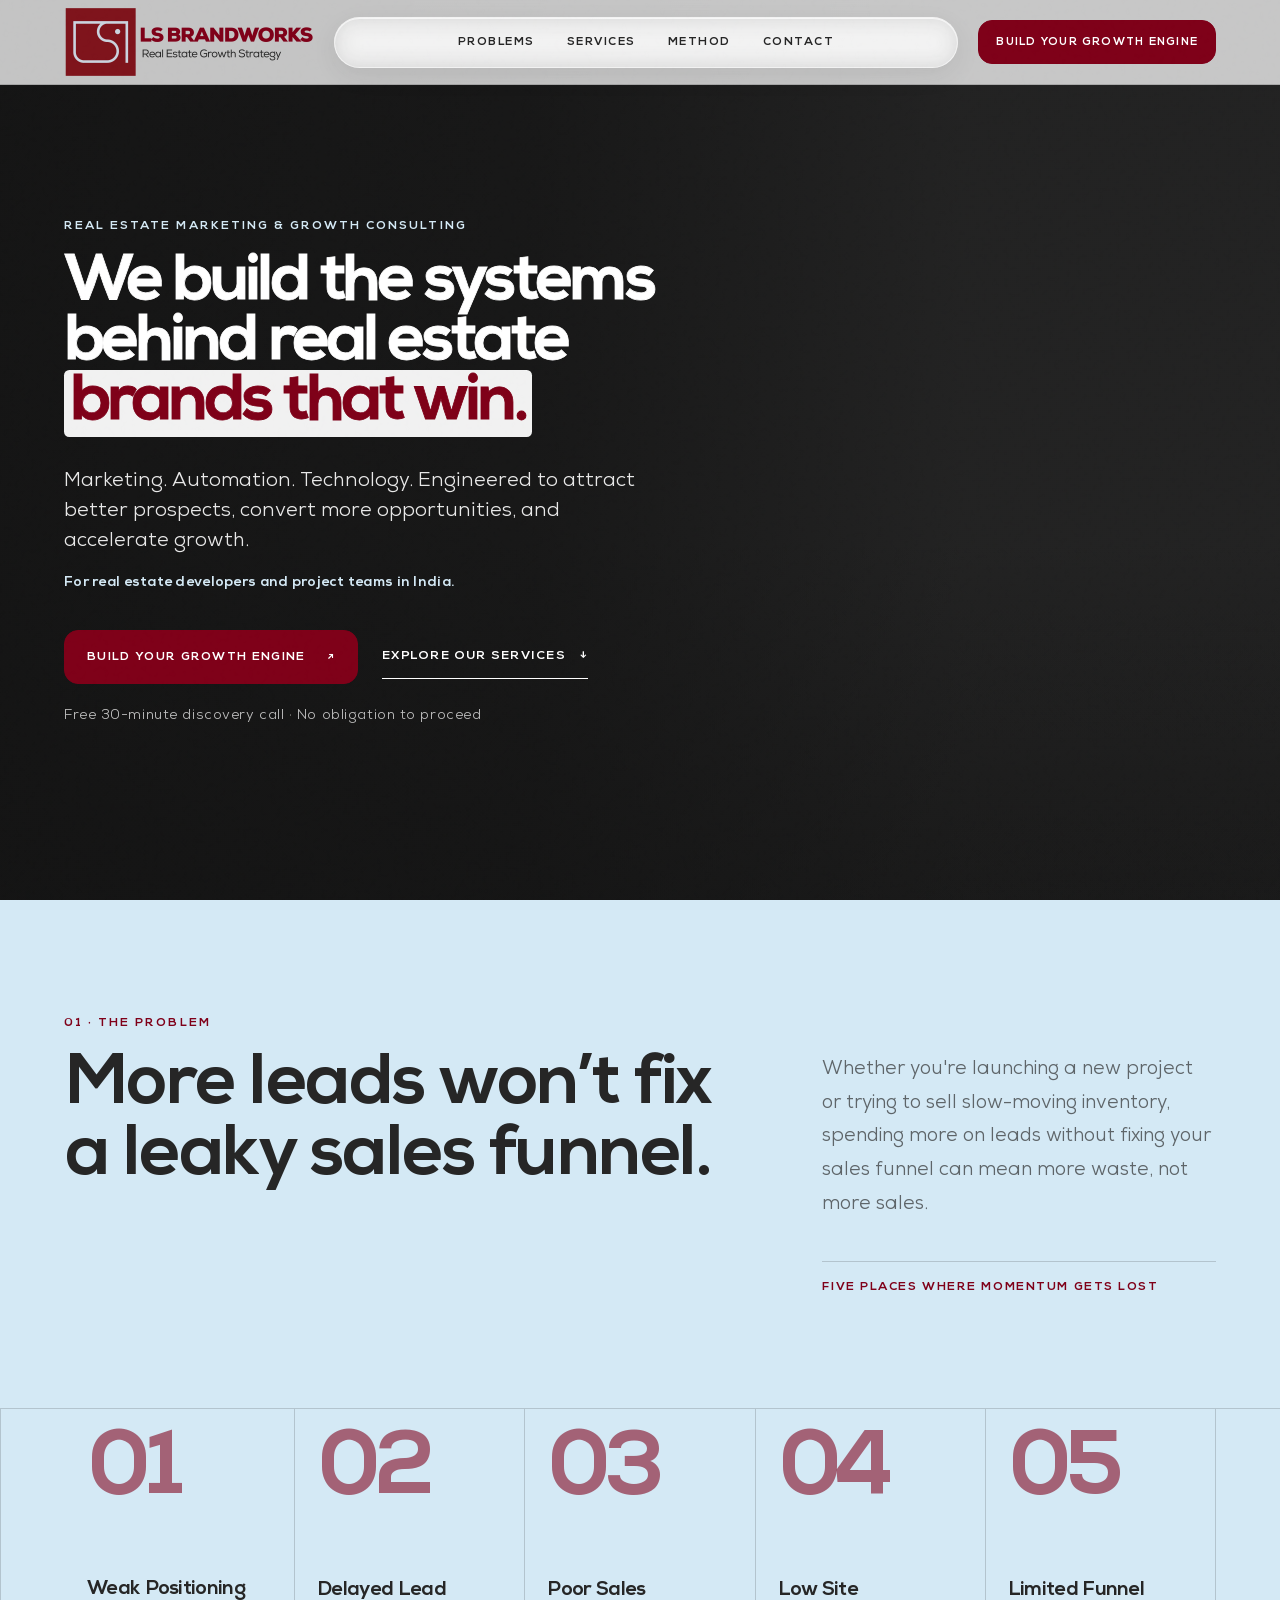
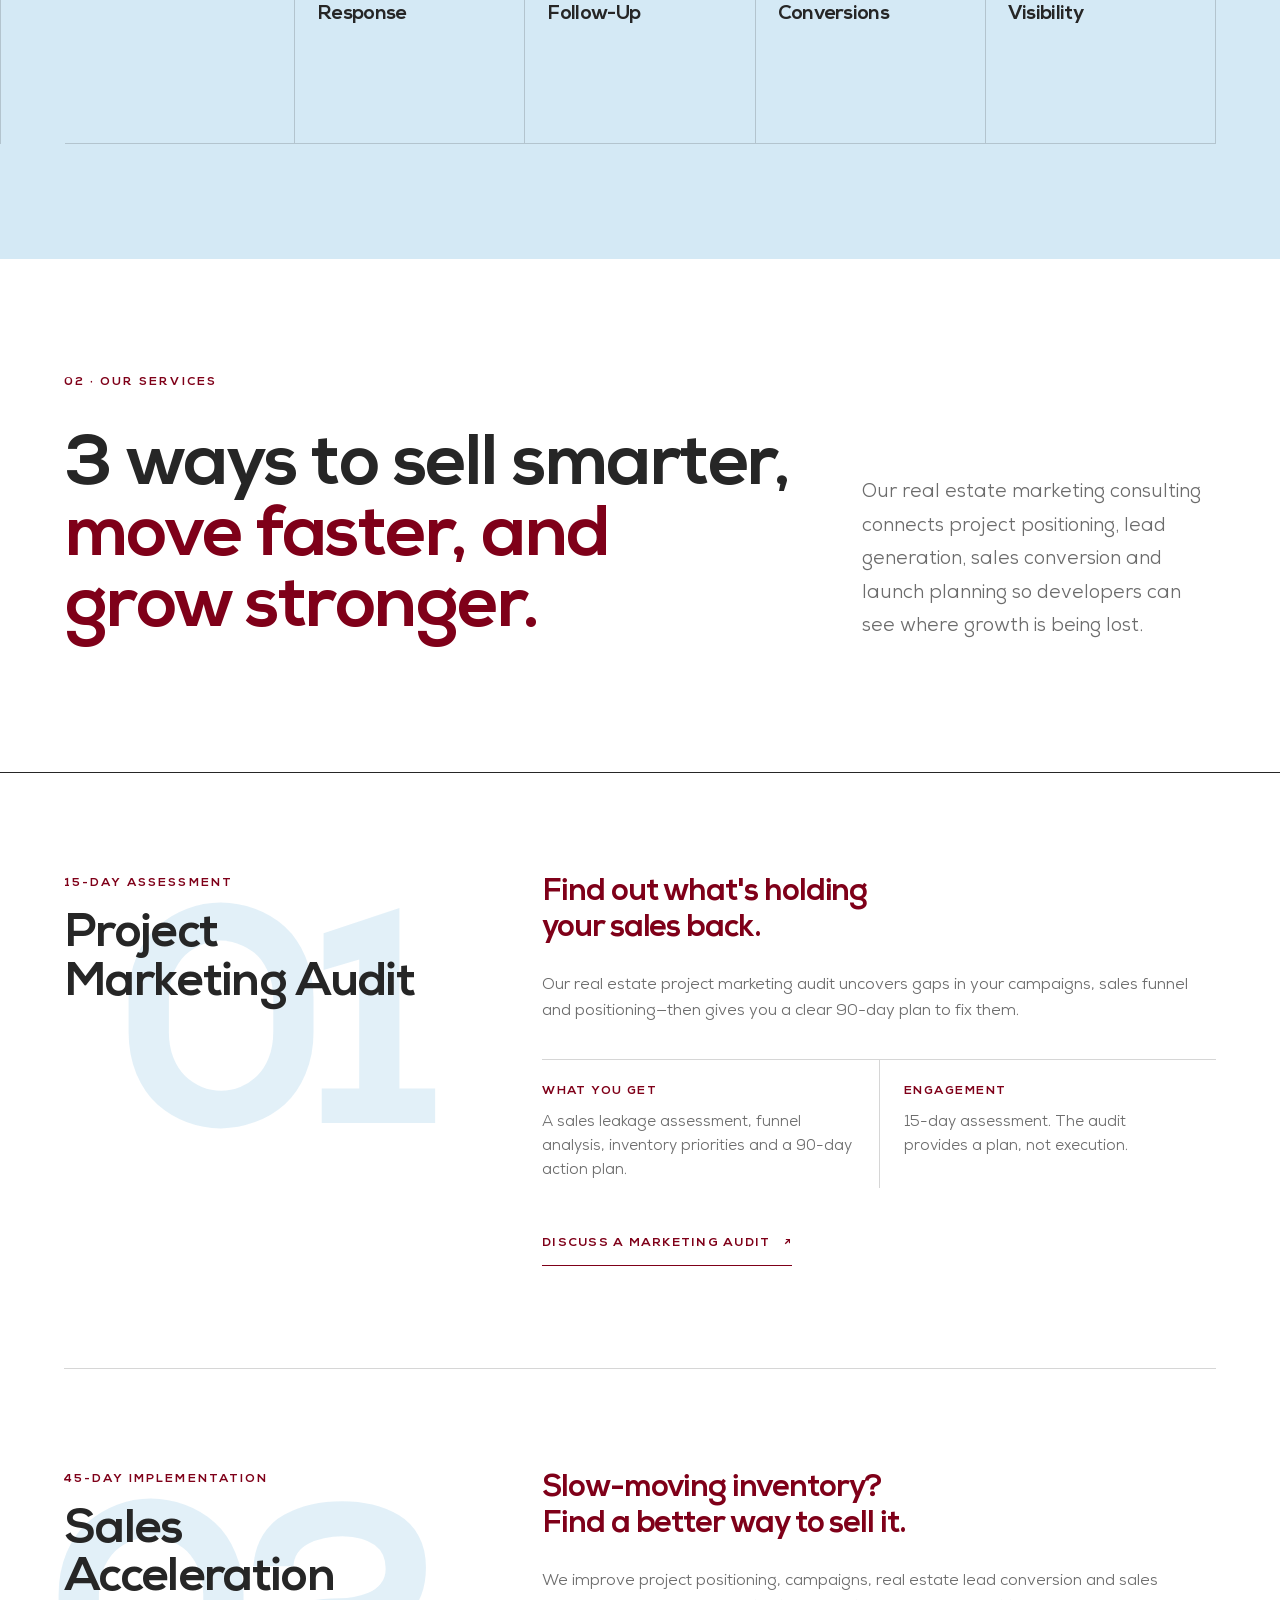
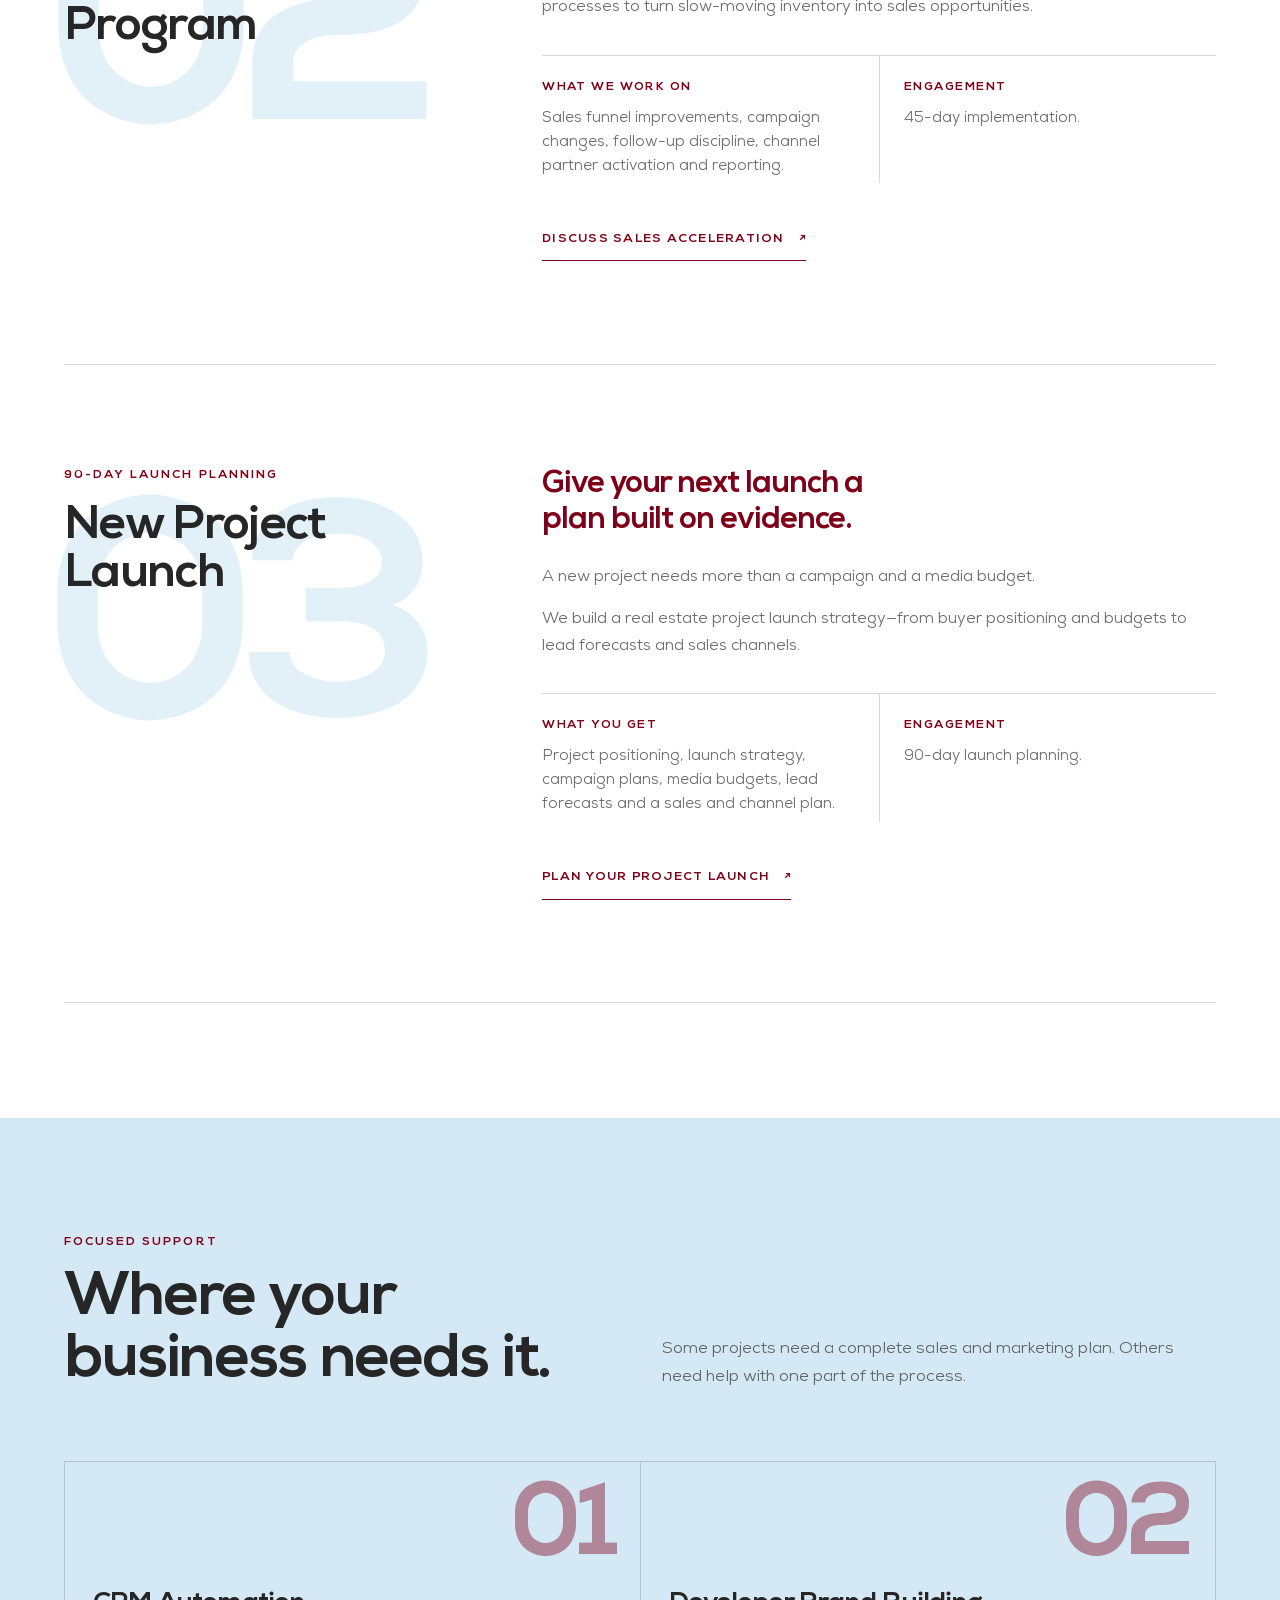
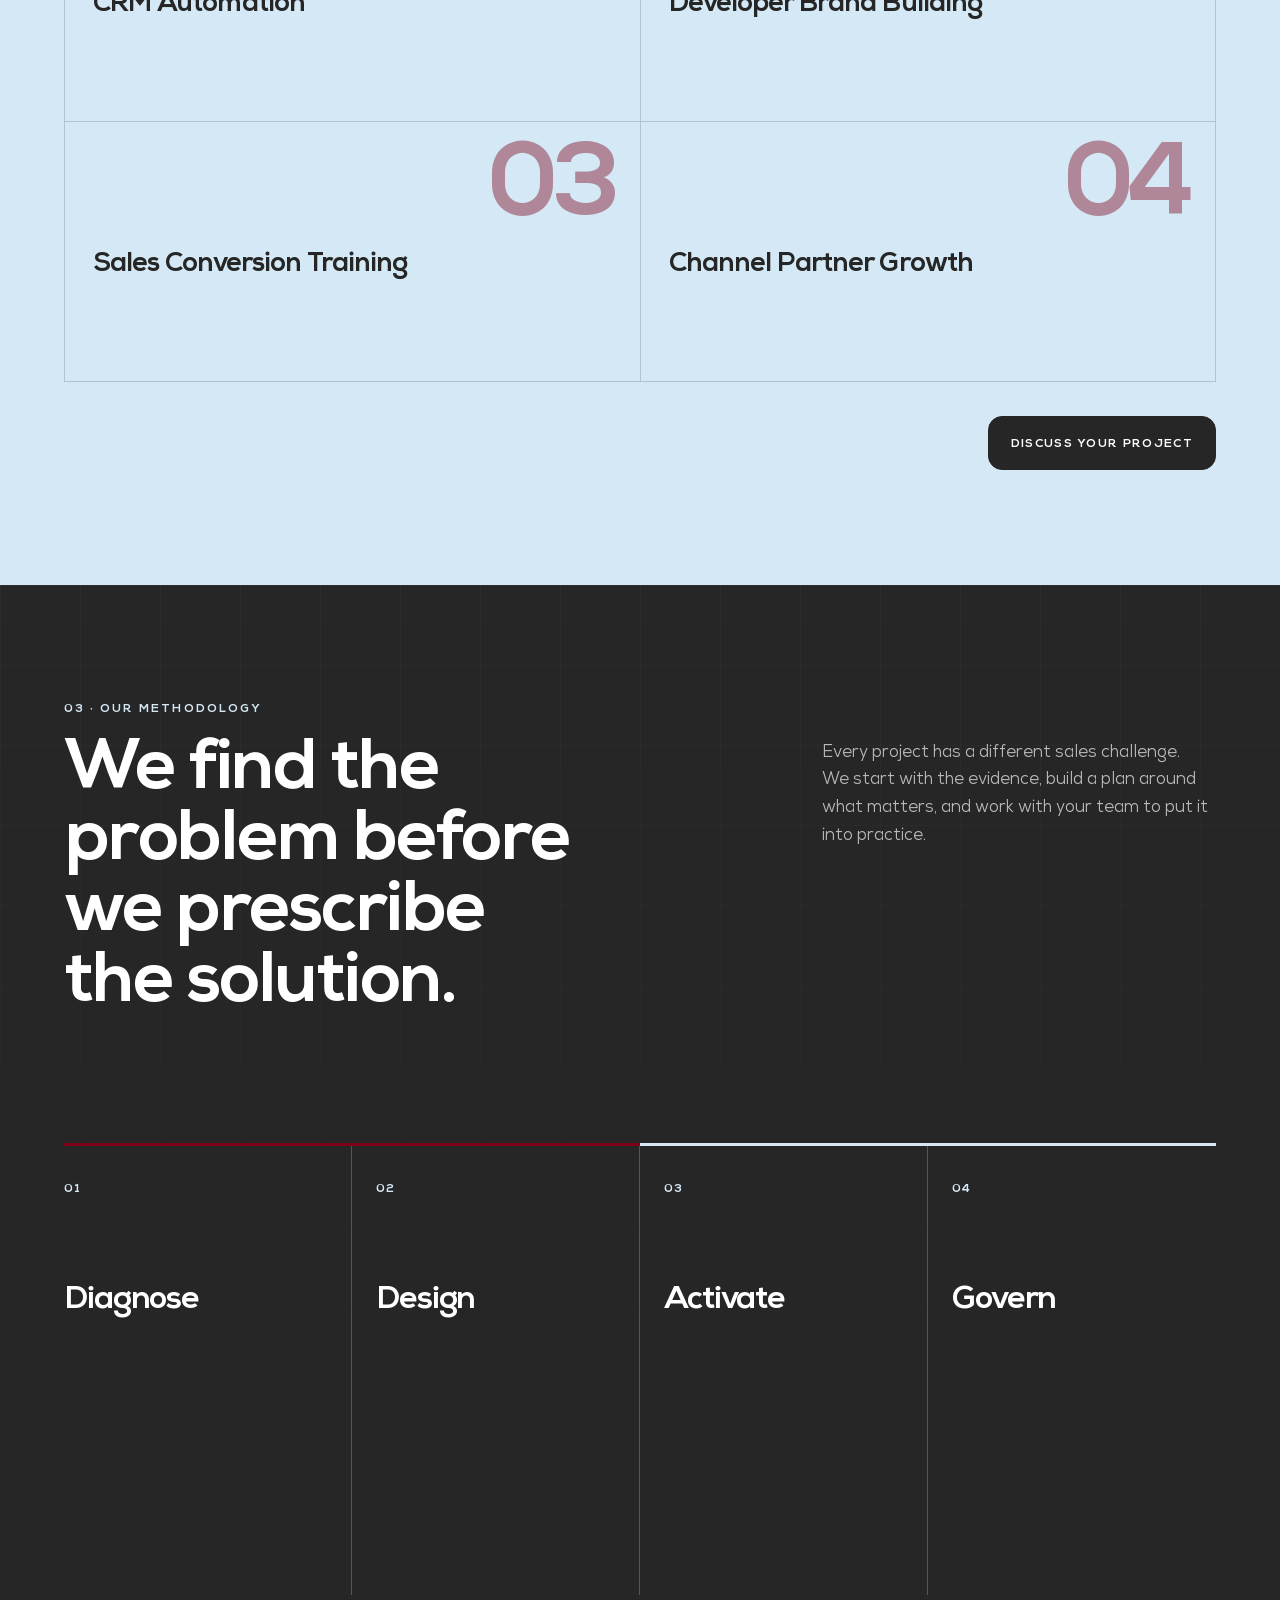
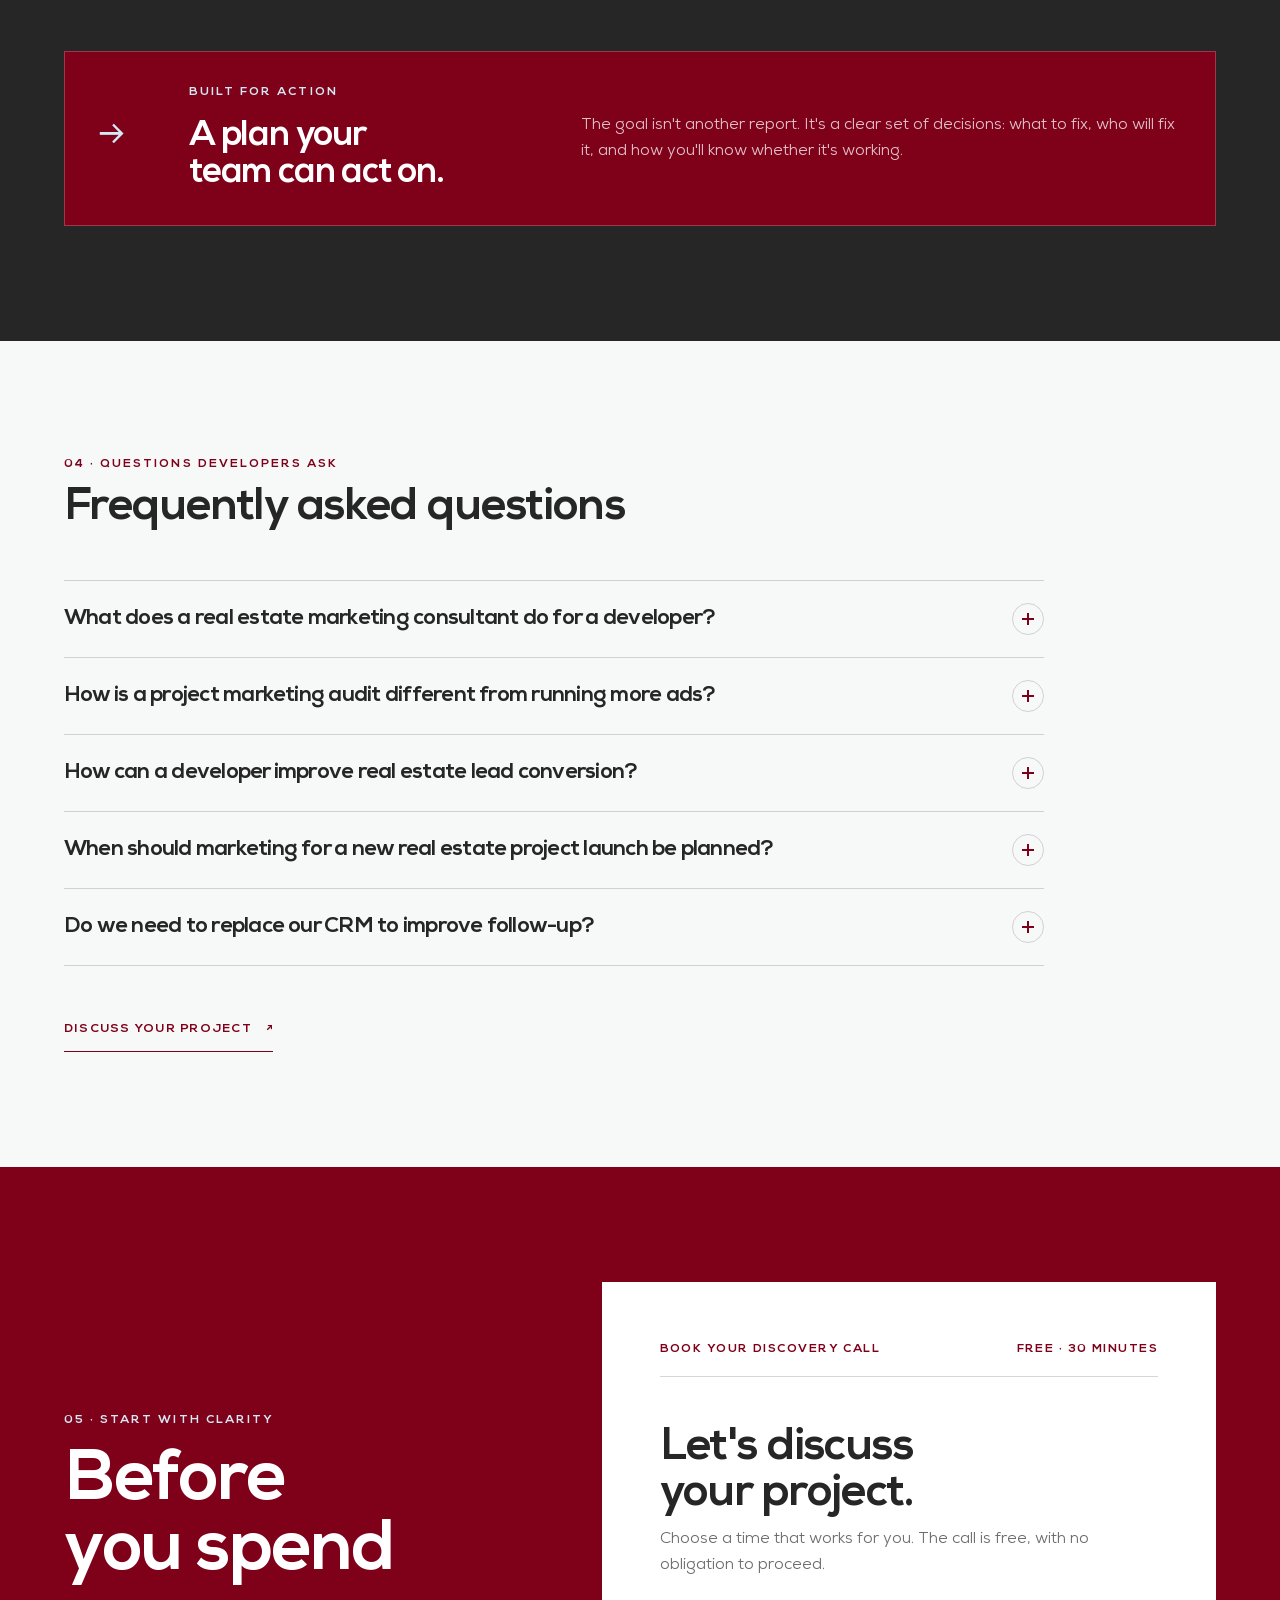
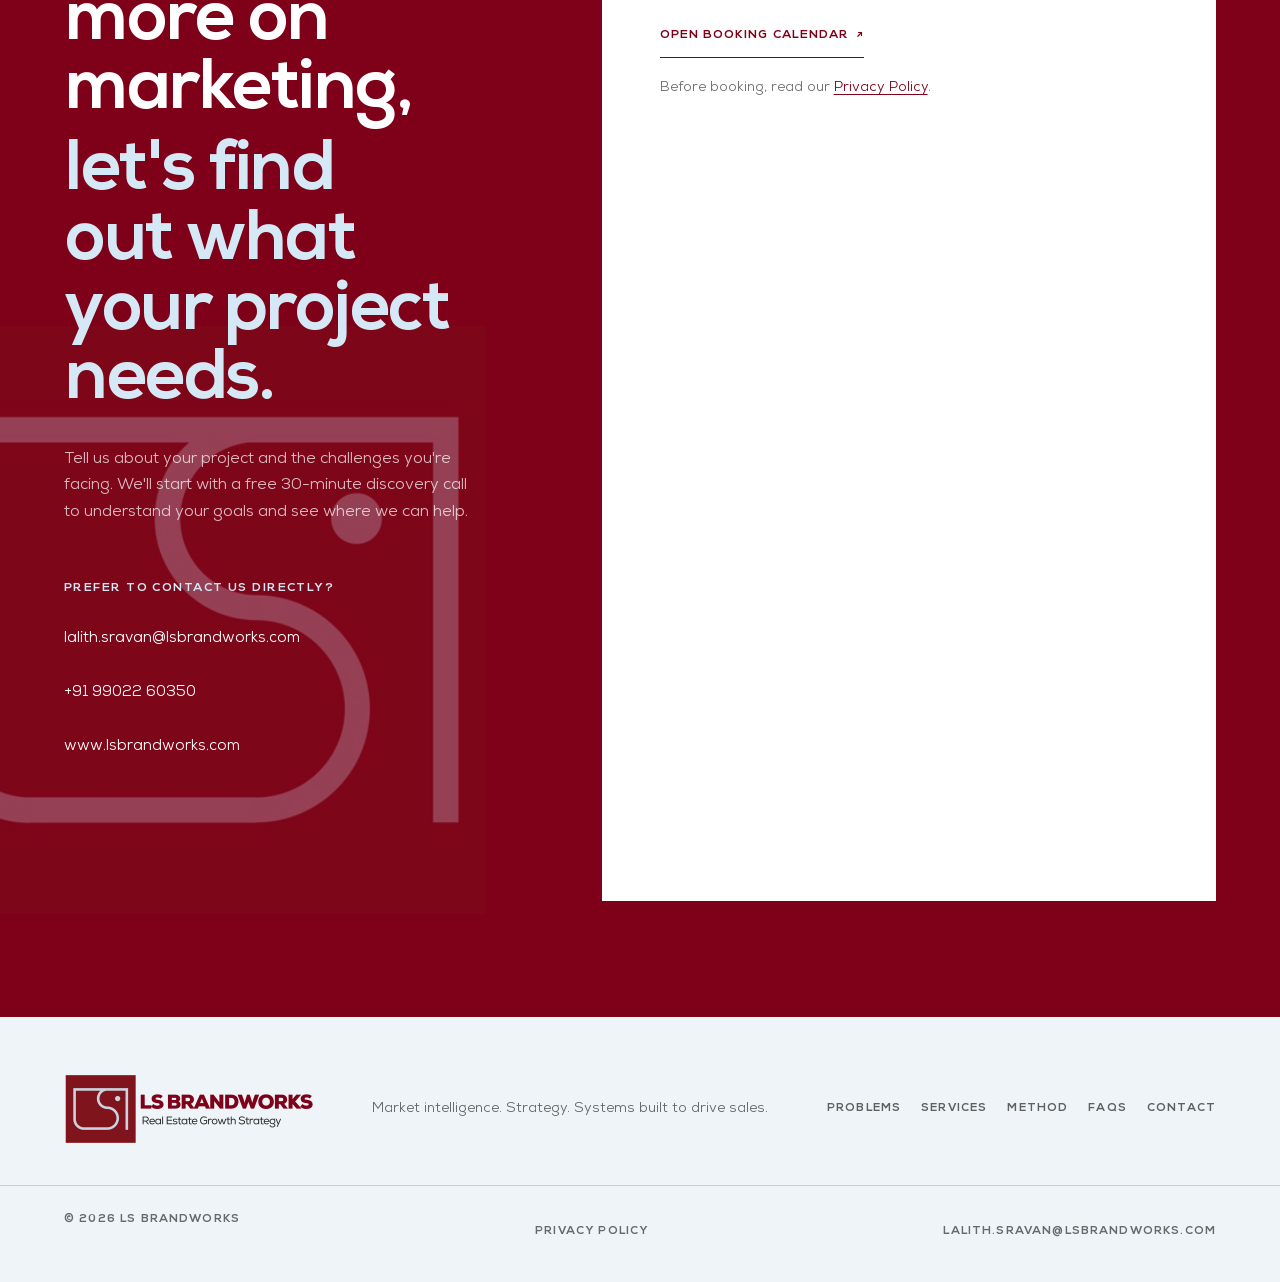
<file: index.html>
<!doctype html>
<html lang="en">
  <head>
    <meta charset="utf-8">
    <meta name="viewport" content="width=device-width, initial-scale=1">
    <meta name="theme-color" content="#262626">
    <meta
      name="description"
      content="Real estate marketing consulting for developers in India. LS Brandworks helps with project marketing audits, sales conversion, CRM automation and launch planning."
    >
    <link rel="canonical" href="https://www.lsbrandworks.com/">
    <link rel="describedby" href="/llms.txt" type="text/plain">
    <meta property="og:type" content="website">
    <meta property="og:url" content="https://www.lsbrandworks.com/">
    <meta property="og:title" content="Real Estate Marketing Consultant for Developers | LS Brandworks">
    <meta
      property="og:description"
      content="Project marketing audits, sales funnel improvement, CRM automation and new project launch planning for real estate developers."
    >
    <meta
      property="og:image"
      content="https://www.lsbrandworks.com/assets/images/re-strategy-hero-landscape.png"
    >
    <title>Real Estate Marketing Consultant for Developers | LS Brandworks</title>
    <link rel="icon" type="image/jpeg" href="assets/images/ls-brandworks-mark.jpg">
    <link rel="preload" href="assets/fonts/Nexa-XBold.woff2" as="font" type="font/woff2" crossorigin>
    <link rel="preload" href="assets/fonts/Nexa-Book.woff2" as="font" type="font/woff2" crossorigin>
    <link rel="stylesheet" href="styles.css">
    <script defer src="script.js"></script>
    <script type="application/ld+json">
      {
        "@context": "https://schema.org",
        "@type": "ProfessionalService",
        "name": "LS Brandworks",
        "url": "https://www.lsbrandworks.com/",
        "email": "lalith.sravan@lsbrandworks.com",
        "telephone": "+91 99022 60350",
        "areaServed": {"@type": "Country", "name": "India"},
        "description": "Real estate marketing consulting for developers in India, including project marketing audits, sales acceleration, CRM automation and new project launch planning."
      }
    </script>
  </head>
  <body>
    <a class="skip-link" href="#main">Skip to content</a>

    <header class="site-header" data-site-header>
      <nav class="nav shell" aria-label="Primary navigation">
        <a class="brand" href="#top" aria-label="LS Brandworks home">
          <span class="brand-logo-window" aria-hidden="true">
            <img src="assets/images/ls-brandworks-horizontal.png" alt="" width="2000" height="2000">
          </span>
        </a>

        <div class="nav-actions">
          <button
            class="nav-toggle"
            type="button"
            aria-controls="nav-menu"
            aria-expanded="false"
            data-nav-toggle
          >
            <span class="sr-only">Open navigation</span>
            <span aria-hidden="true"></span>
            <span aria-hidden="true"></span>
          </button>
          <a class="button button-nav" href="#contact">Build Your Growth Engine</a>
        </div>

        <div class="nav-menu" id="nav-menu" data-nav-menu>
          <a href="#problems">Problems</a>
          <a href="#services">Services</a>
          <a href="#method">Method</a>
          <a href="#contact">Contact</a>
        </div>
      </nav>
    </header>

    <main id="main">
      <section class="hero" id="top" aria-labelledby="hero-title">
        <picture class="hero-media" aria-hidden="true">
          <source
            media="(max-width: 700px)"
            srcset="assets/images/re-strategy-hero-portrait.webp"
            type="image/webp"
            width="941"
            height="1672"
          >
          <source
            media="(max-width: 700px)"
            srcset="assets/images/re-strategy-hero-portrait.png"
            width="941"
            height="1672"
          >
          <source
            srcset="assets/images/re-strategy-hero-landscape.webp"
            type="image/webp"
            width="1916"
            height="821"
          >
          <img
            src="assets/images/re-strategy-hero-landscape.png"
            alt=""
            width="1916"
            height="821"
            fetchpriority="high"
            decoding="async"
          >
        </picture>
        <div class="hero-overlay" aria-hidden="true"></div>

        <div class="shell hero-layout">
          <div class="hero-copy" data-reveal>
            <p class="eyebrow eyebrow-light">Real estate marketing &amp; growth consulting</p>
            <h1 id="hero-title">
              We build the systems behind real estate <span>brands that win.</span>
            </h1>
            <p class="hero-intro">
              Marketing. Automation. Technology. Engineered to attract better prospects,
              convert more opportunities, and accelerate growth.
            </p>
            <p class="hero-audience">For real estate developers and project teams in India.</p>
            <div class="hero-actions">
              <a class="button" href="#contact">
                Build Your Growth Engine <span aria-hidden="true">↗</span>
              </a>
              <a class="text-link text-link-light" href="#services">
                Explore our services <span aria-hidden="true">↓</span>
              </a>
            </div>
            <p class="hero-note">Free 30-minute discovery call · No obligation to proceed</p>
          </div>

        </div>
      </section>

      <section class="section problems-section" id="problems" aria-labelledby="problems-title">
        <div class="shell section-intro section-intro-split" data-reveal>
          <div>
            <p class="eyebrow">01 · The problem</p>
            <h2 id="problems-title">More leads won’t fix a leaky sales funnel.</h2>
          </div>
          <div class="intro-copy">
            <p>
              Whether you're launching a new project or trying to sell slow-moving inventory,
              spending more on leads without fixing your sales funnel can mean more waste, not more sales.
            </p>
            <p class="micro-label">Five places where momentum gets lost</p>
          </div>
        </div>

        <div class="shell problem-grid" data-reveal>
          <article class="problem-card tile-reveal" tabindex="0">
            <span class="problem-number">01</span>
            <div class="tile-reveal-content">
              <h3>Weak Positioning</h3>
              <p class="tile-reveal-explanation">If buyers can't see why your project stands out, they have little reason to choose it.</p>
            </div>
          </article>
          <article class="problem-card tile-reveal" tabindex="0">
            <span class="problem-number">02</span>
            <div class="tile-reveal-content">
              <h3>Delayed Lead Response</h3>
              <p class="tile-reveal-explanation">Every hour a lead waits is another chance for interest to fade.</p>
            </div>
          </article>
          <article class="problem-card tile-reveal" tabindex="0">
            <span class="problem-number">03</span>
            <div class="tile-reveal-content">
              <h3>Poor Sales Follow-Up</h3>
              <p class="tile-reveal-explanation">Without timely follow-up, interested buyers can slip away.</p>
            </div>
          </article>
          <article class="problem-card tile-reveal" tabindex="0">
            <span class="problem-number">04</span>
            <div class="tile-reveal-content">
              <h3>Low Site Conversions</h3>
              <p class="tile-reveal-explanation">More site visits mean little if buyers leave without booking.</p>
            </div>
          </article>
          <article class="problem-card tile-reveal" tabindex="0">
            <span class="problem-number">05</span>
            <div class="tile-reveal-content">
              <h3>Limited Funnel Visibility</h3>
              <p class="tile-reveal-explanation">You can't fix lost sales if you don't know where buyers drop off.</p>
            </div>
          </article>
        </div>
      </section>

      <section class="section services-section" id="services" aria-labelledby="services-title">
        <div class="shell section-intro section-intro-wide" data-reveal>
          <p class="eyebrow">02 · Our services</p>
          <h2 id="services-title">
            3 ways to sell smarter,
            <span>move faster, and grow stronger.</span>
          </h2>
          <p>
            Our real estate marketing consulting connects project positioning, lead generation,
            sales conversion and launch planning so developers can see where growth is being lost.
          </p>
        </div>

        <div class="shell core-services">
          <article class="service-row" id="project-marketing-audit" data-reveal>
            <header class="service-heading">
              <span class="service-number">01</span>
              <p class="eyebrow">15-day assessment</p>
              <h3>Project Marketing Audit</h3>
            </header>
            <div class="service-content">
              <h4>Find out what's holding your sales back.</h4>
              <p>
                Our real estate project marketing audit uncovers gaps in your campaigns, sales funnel and positioning—then gives you
                a clear 90-day plan to fix them.
              </p>
              <dl class="service-details">
                <div>
                  <dt>What you get</dt>
                  <dd>A sales leakage assessment, funnel analysis, inventory priorities and a 90-day action plan.</dd>
                </div>
                <div>
                  <dt>Engagement</dt>
                  <dd>15-day assessment. The audit provides a plan, not execution.</dd>
                </div>
              </dl>
              <a class="service-link" href="#contact">
                Discuss a Marketing Audit <span aria-hidden="true">↗</span>
              </a>
            </div>
          </article>

          <article class="service-row" id="sales-acceleration-program" data-reveal>
            <header class="service-heading">
              <span class="service-number">02</span>
              <p class="eyebrow">45-day implementation</p>
              <h3>Sales Acceleration Program</h3>
            </header>
            <div class="service-content">
              <h4>Slow-moving inventory? Find a better way to sell it.</h4>
              <p>
                We improve project positioning, campaigns, real estate lead conversion and sales processes to turn
                slow-moving inventory into sales opportunities.
              </p>
              <dl class="service-details">
                <div>
                  <dt>What we work on</dt>
                  <dd>Sales funnel improvements, campaign changes, follow-up discipline, channel partner activation and reporting.</dd>
                </div>
                <div>
                  <dt>Engagement</dt>
                  <dd>45-day implementation.</dd>
                </div>
              </dl>
              <a class="service-link" href="#contact">
                Discuss Sales Acceleration <span aria-hidden="true">↗</span>
              </a>
            </div>
          </article>

          <article class="service-row" id="new-project-launch" data-reveal>
            <header class="service-heading">
              <span class="service-number">03</span>
              <p class="eyebrow">90-day launch planning</p>
              <h3>New Project Launch</h3>
            </header>
            <div class="service-content">
              <h4>Give your next launch a plan built on evidence.</h4>
              <p>A new project needs more than a campaign and a media budget.</p>
              <p>
                We build a real estate project launch strategy—from buyer positioning and budgets to lead
                forecasts and sales channels.
              </p>
              <dl class="service-details">
                <div>
                  <dt>What you get</dt>
                  <dd>Project positioning, launch strategy, campaign plans, media budgets, lead forecasts and a sales and channel plan.</dd>
                </div>
                <div>
                  <dt>Engagement</dt>
                  <dd>90-day launch planning.</dd>
                </div>
              </dl>
              <a class="service-link" href="#contact">
                Plan Your Project Launch <span aria-hidden="true">↗</span>
              </a>
            </div>
          </article>
        </div>

        <div class="supporting-services">
          <div class="shell">
            <div class="support-heading" data-reveal>
              <div>
                <p class="eyebrow">Focused support</p>
                <h3>Where your business needs it.</h3>
              </div>
              <p>
                Some projects need a complete sales and marketing plan. Others need help with one part of the process.
              </p>
            </div>

            <div class="support-grid" data-reveal>
              <article class="tile-reveal" tabindex="0">
                <span>01</span>
                <div class="tile-reveal-content">
                  <h4>CRM Automation</h4>
                  <p class="tile-reveal-explanation">Build a clearer process for tracking leads, managing follow-ups and measuring sales activity.</p>
                </div>
              </article>
              <article class="tile-reveal" tabindex="0">
                <span>02</span>
                <div class="tile-reveal-content">
                  <h4>Developer Brand Building</h4>
                  <p class="tile-reveal-explanation">Build a distinct brand backed by your track record, your strengths and a promise buyers can trust.</p>
                </div>
              </article>
              <article class="tile-reveal" tabindex="0">
                <span>03</span>
                <div class="tile-reveal-content">
                  <h4>Sales Conversion Training</h4>
                  <p class="tile-reveal-explanation">Help your sales team improve lead response, buyer conversations, follow-ups and site visits.</p>
                </div>
              </article>
              <article class="tile-reveal" tabindex="0">
                <span>04</span>
                <div class="tile-reveal-content">
                  <h4>Channel Partner Growth</h4>
                  <p class="tile-reveal-explanation">Build a more active broker network with clear onboarding, lead tracking and performance reviews.</p>
                </div>
              </article>
            </div>

            <div class="support-cta" data-reveal>
              <a class="button button-dark" href="#contact">Discuss Your Project</a>
            </div>
          </div>
        </div>
      </section>

      <section class="section method-section" id="method" aria-labelledby="method-title">
        <div class="method-blueprint" aria-hidden="true"></div>
        <div class="shell">
          <div class="section-intro section-intro-split method-intro" data-reveal>
            <div>
              <p class="eyebrow eyebrow-light">03 · Our methodology</p>
              <h2 id="method-title">We find the problem before we prescribe the solution.</h2>
            </div>
            <p>
              Every project has a different sales challenge. We start with the evidence, build a plan
              around what matters, and work with your team to put it into practice.
            </p>
          </div>

          <ol class="method-grid" data-reveal>
            <li class="tile-reveal" tabindex="0">
              <span>01</span>
              <div class="tile-reveal-content">
                <h3>Diagnose</h3>
                <h4 class="tile-reveal-explanation">Find out what's holding sales back.</h4>
                <p class="tile-reveal-explanation">
                  We study your market, competition, inventory, campaigns and sales data to identify where
                  buyers lose interest and where revenue may be lost.
                </p>
              </div>
            </li>
            <li class="tile-reveal" tabindex="0">
              <span>02</span>
              <div class="tile-reveal-content">
                <h3>Design</h3>
                <h4 class="tile-reveal-explanation">Build a plan around the findings.</h4>
                <p class="tile-reveal-explanation">
                  We define your positioning, campaign strategy, sales process and channel priorities,
                  with clear actions, owners and measures of progress.
                </p>
              </div>
            </li>
            <li class="tile-reveal" tabindex="0">
              <span>03</span>
              <div class="tile-reveal-content">
                <h3>Activate</h3>
                <h4 class="tile-reveal-explanation">Turn the plan into action.</h4>
                <p class="tile-reveal-explanation">
                  Where implementation is part of the engagement, we work with your sales and marketing teams,
                  agencies and channel partners to put the agreed changes in place.
                </p>
              </div>
            </li>
            <li class="tile-reveal" tabindex="0">
              <span>04</span>
              <div class="tile-reveal-content">
                <h3>Govern</h3>
                <h4 class="tile-reveal-explanation">Track what works. Fix what doesn't.</h4>
                <p class="tile-reveal-explanation">
                  Through regular reviews and clear dashboards, we help your team spot gaps, make timely
                  decisions and stay accountable for results.
                </p>
              </div>
            </li>
          </ol>

          <aside class="method-statement" data-reveal>
            <span aria-hidden="true">→</span>
            <div>
              <p class="eyebrow eyebrow-light">Built for action</p>
              <h3>A plan your team can act on.</h3>
            </div>
            <p>
              The goal isn't another report. It's a clear set of decisions: what to fix, who will fix it,
              and how you'll know whether it's working.
            </p>
          </aside>
        </div>
      </section>

      <section class="section faq-section" id="faq" aria-labelledby="faq-title">
        <div class="shell">
          <div class="faq-intro" data-reveal>
            <p class="eyebrow">04 · Questions developers ask</p>
            <h2 id="faq-title">Frequently asked questions</h2>
          </div>
          <div class="faq-list" data-reveal>
            <details class="faq-item">
              <summary><h3>What does a real estate marketing consultant do for a developer?</h3><span class="faq-icon" aria-hidden="true"></span></summary>
              <p>A consultant looks across the project story, campaigns, lead handling and sales process to find what is limiting enquiries, site visits or bookings. LS Brandworks starts with the available market and funnel evidence, then recommends the positioning, process and channel changes that matter most.</p>
            </details>
            <details class="faq-item">
              <summary><h3>How is a project marketing audit different from running more ads?</h3><span class="faq-icon" aria-hidden="true"></span></summary>
              <p>More ads increase traffic to the current sales process. Our 15-day project marketing audit checks positioning, campaign performance, lead quality, follow-up and inventory priorities first. It ends with a 90-day action plan; the audit itself does not include execution.</p>
            </details>
            <details class="faq-item">
              <summary><h3>How can a developer improve real estate lead conversion?</h3><span class="faq-icon" aria-hidden="true"></span></summary>
              <p>Start by measuring each step from enquiry to site visit and booking. Then review lead response, qualification, follow-up and the reasons buyers drop out. Our 45-day Sales Acceleration Program helps teams put changes to positioning, campaigns, sales processes and reporting into practice.</p>
            </details>
            <details class="faq-item">
              <summary><h3>When should marketing for a new real estate project launch be planned?</h3><span class="faq-icon" aria-hidden="true"></span></summary>
              <p>Before committing the main campaign budget. The buyer profile, competing projects, positioning, lead forecast, media plan and sales channels need to inform one another. Our 90-day New Project Launch engagement builds that plan around the project's market and sales goals.</p>
            </details>
            <details class="faq-item">
              <summary><h3>Do we need to replace our CRM to improve follow-up?</h3><span class="faq-icon" aria-hidden="true"></span></summary>
              <p>Not necessarily. First check whether enquiries are captured, assigned, followed up and measured consistently in your current setup. CRM automation support can focus on those workflows and reporting gaps before any decision to change software.</p>
            </details>
          </div>
          <a class="service-link faq-link" href="#contact">Discuss your project <span aria-hidden="true">↗</span></a>
        </div>
      </section>

      <section class="section contact-section" id="contact" aria-labelledby="contact-title">
        <div class="shell contact-layout">
          <div class="contact-copy" data-reveal>
            <p class="eyebrow eyebrow-light">05 · Start with clarity</p>
            <h2 id="contact-title">
              Before you spend more on marketing,
              <span>let's find out what your project needs.</span>
            </h2>
            <p>
              Tell us about your project and the challenges you're facing. We'll start with a free
              30-minute discovery call to understand your goals and see where we can help.
            </p>
            <div class="direct-contact">
              <p>Prefer to contact us directly?</p>
              <a href="mailto:lalith.sravan@lsbrandworks.com">lalith.sravan@lsbrandworks.com</a>
              <a href="tel:+919902260350">+91 99022 60350</a>
              <a href="https://www.lsbrandworks.com/">www.lsbrandworks.com</a>
            </div>
          </div>

          <div class="booking-panel" data-reveal>
            <div class="booking-heading">
              <span>Book your discovery call</span>
              <span>Free · 30 minutes</span>
            </div>
            <h3>Let's discuss your project.</h3>
            <p>Choose a time that works for you. The call is free, with no obligation to proceed.</p>
            <a class="booking-direct-link" href="https://calendly.com/lalith-sravan-lsbrandworks/30min" target="_blank" rel="noopener noreferrer">Open booking calendar <span aria-hidden="true">↗</span></a>
            <p class="booking-privacy-note">Before booking, read our <a href="privacy-policy.html">Privacy Policy</a>.</p>
            <div
              class="calendly-inline-widget"
              data-url="https://calendly.com/lalith-sravan-lsbrandworks/30min"
              aria-label="Schedule a free 30-minute discovery call"
            ></div>
          </div>
        </div>
      </section>
    </main>
    <script async src="https://assets.calendly.com/assets/external/widget.js"></script>

    <footer class="site-footer">
      <div class="shell footer-grid">
        <a class="brand footer-brand" href="#top" aria-label="LS Brandworks home">
          <span class="brand-logo-window" aria-hidden="true">
            <img src="assets/images/ls-brandworks-horizontal.png" alt="" width="2000" height="2000">
          </span>
        </a>
        <p>Market intelligence. Strategy. Systems built to drive sales.</p>
        <nav class="footer-nav" aria-label="Footer navigation">
          <a href="#problems">Problems</a>
          <a href="#services">Services</a>
          <a href="#method">Method</a>
          <a href="#faq">FAQs</a>
          <a href="#contact">Contact</a>
        </nav>
      </div>
      <div class="shell footer-bottom">
        <span translate="no">© <span data-year></span> LS Brandworks</span>
        <a href="privacy-policy.html">Privacy Policy</a>
        <a href="mailto:lalith.sravan@lsbrandworks.com">lalith.sravan@lsbrandworks.com</a>
      </div>
    </footer>
  </body>
</html>
</file>
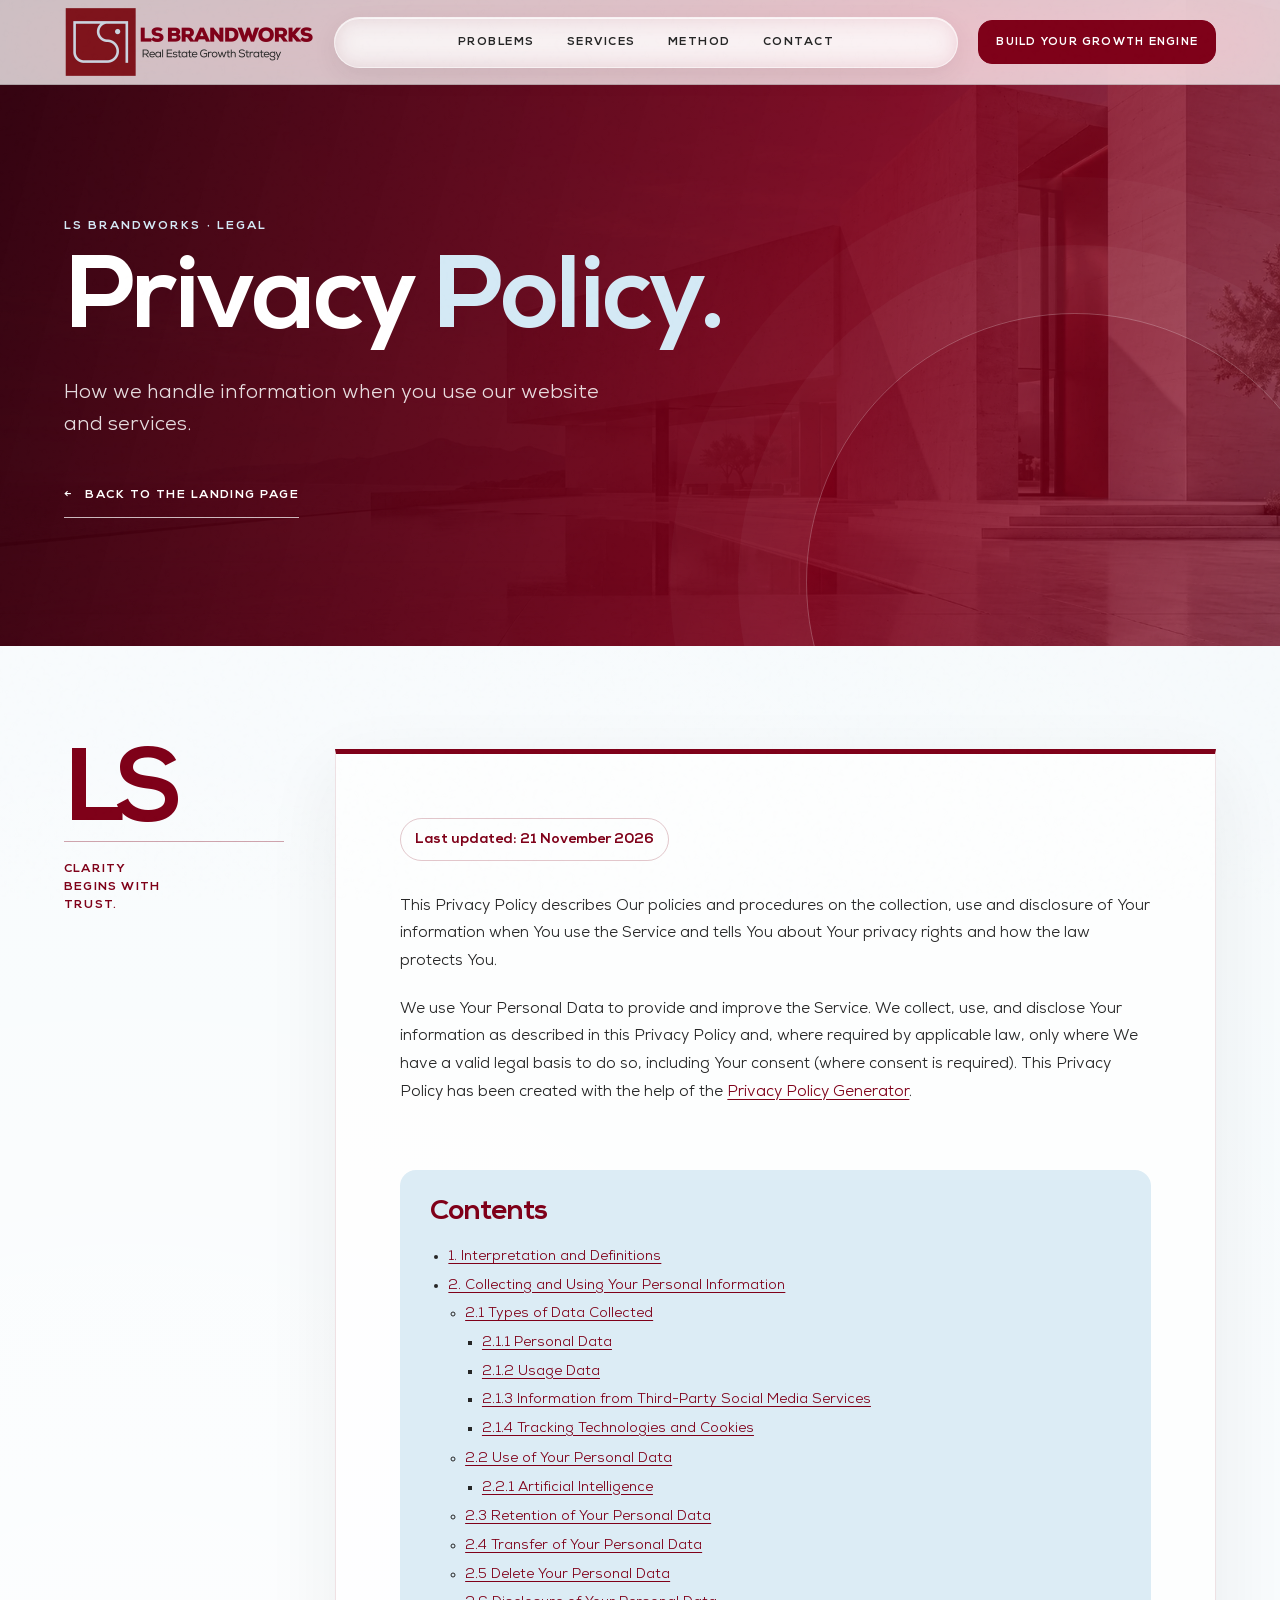
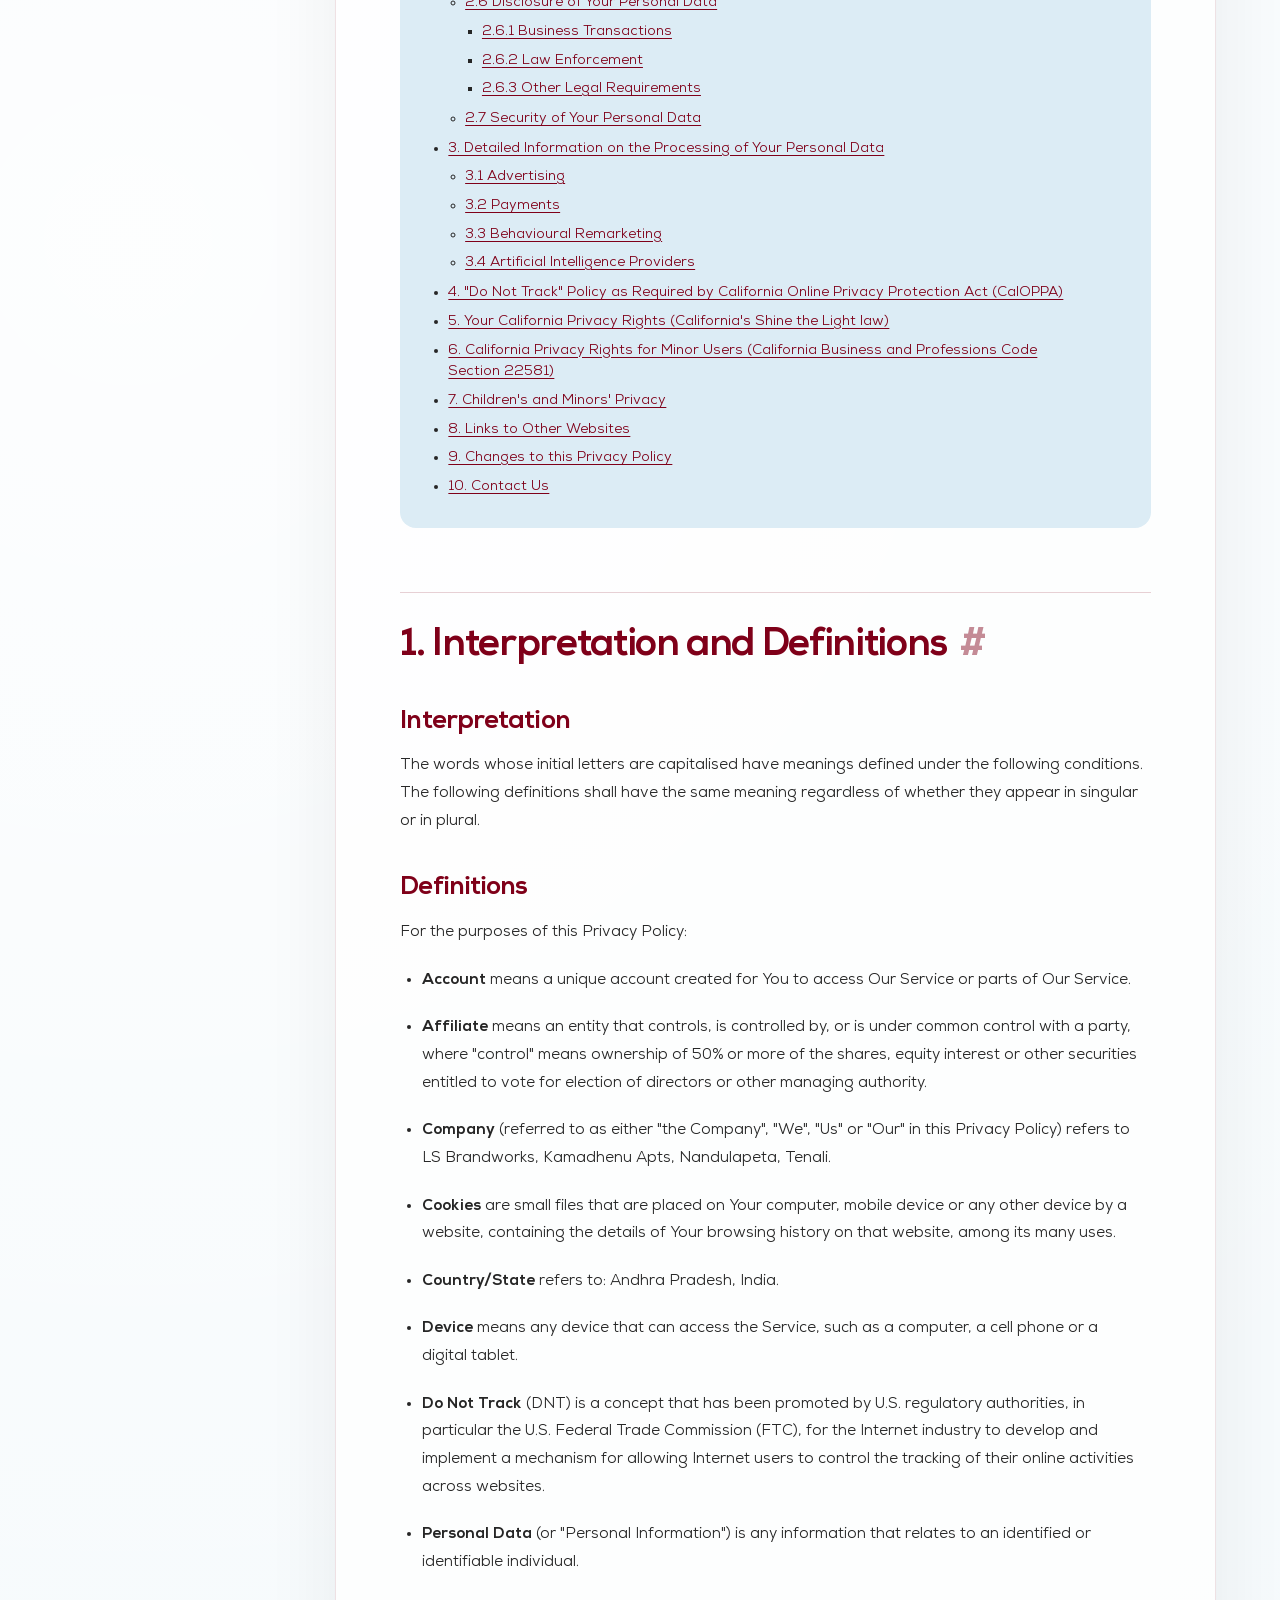
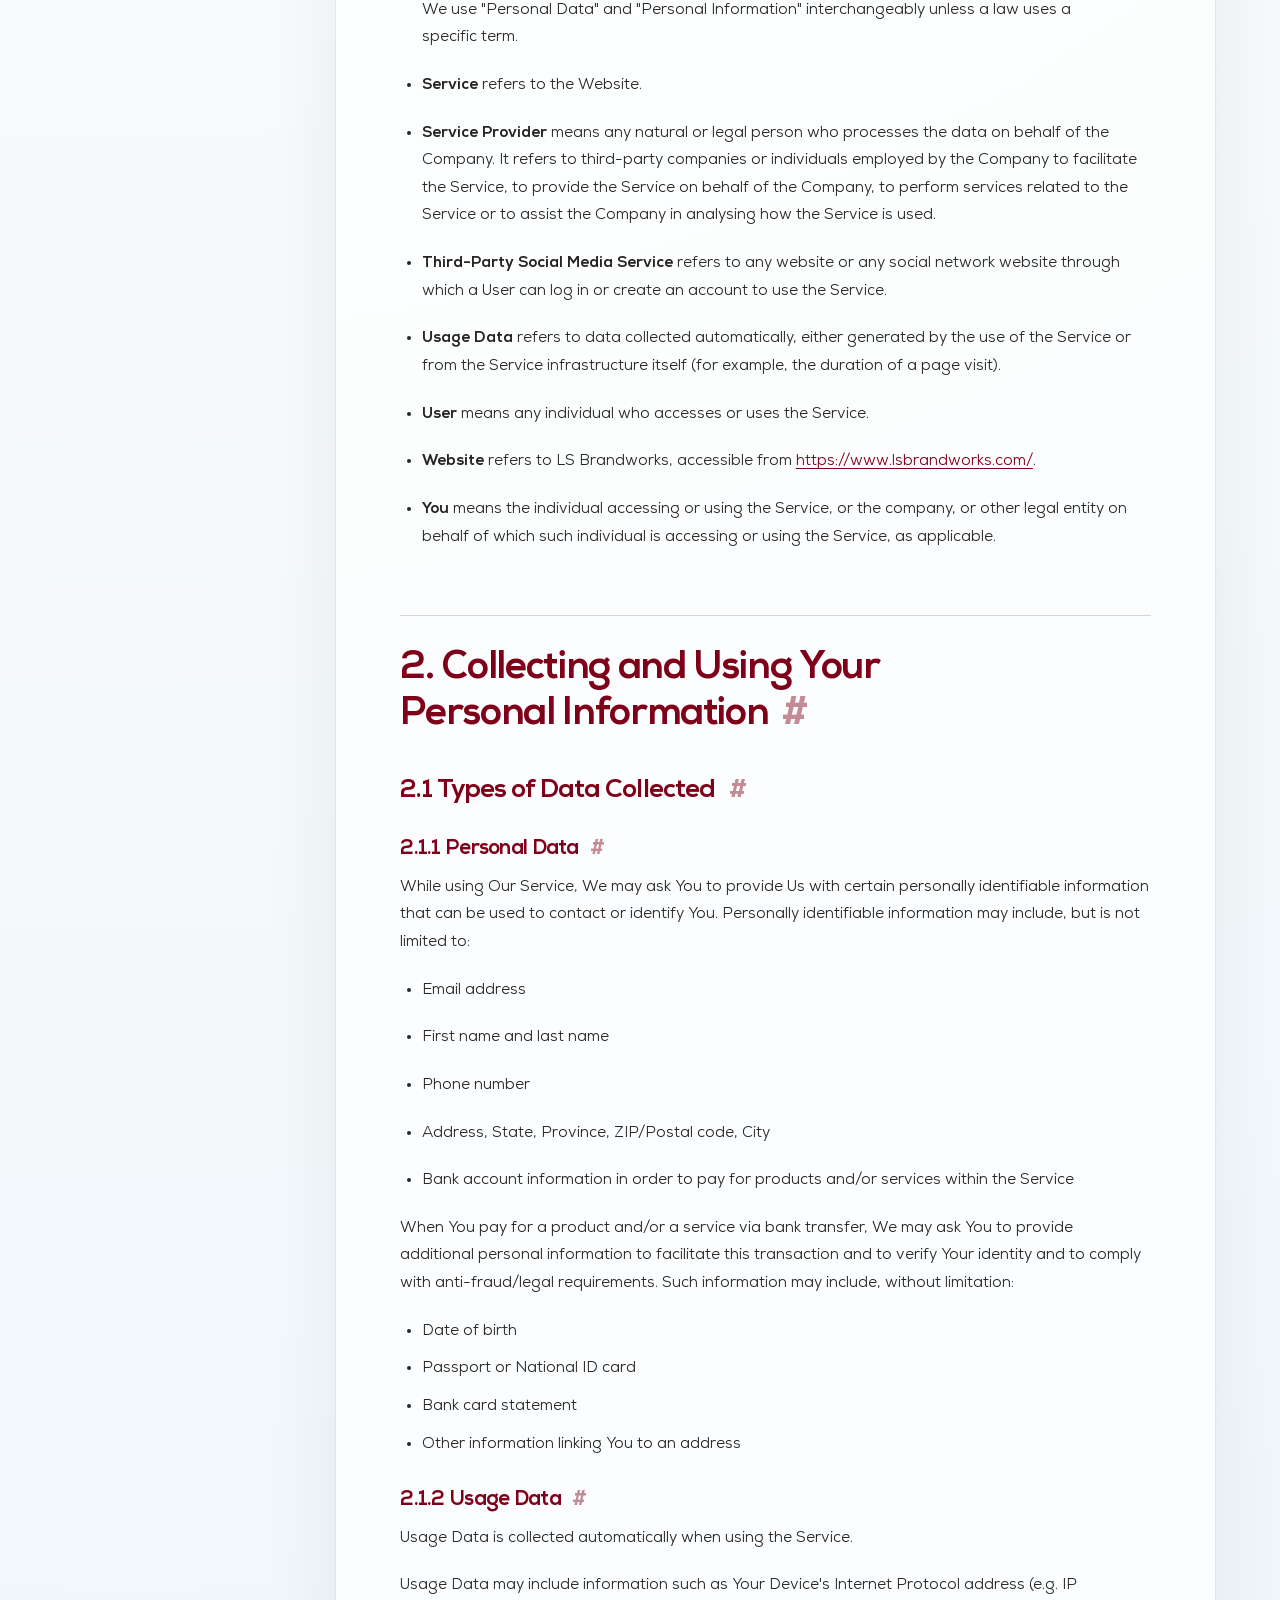
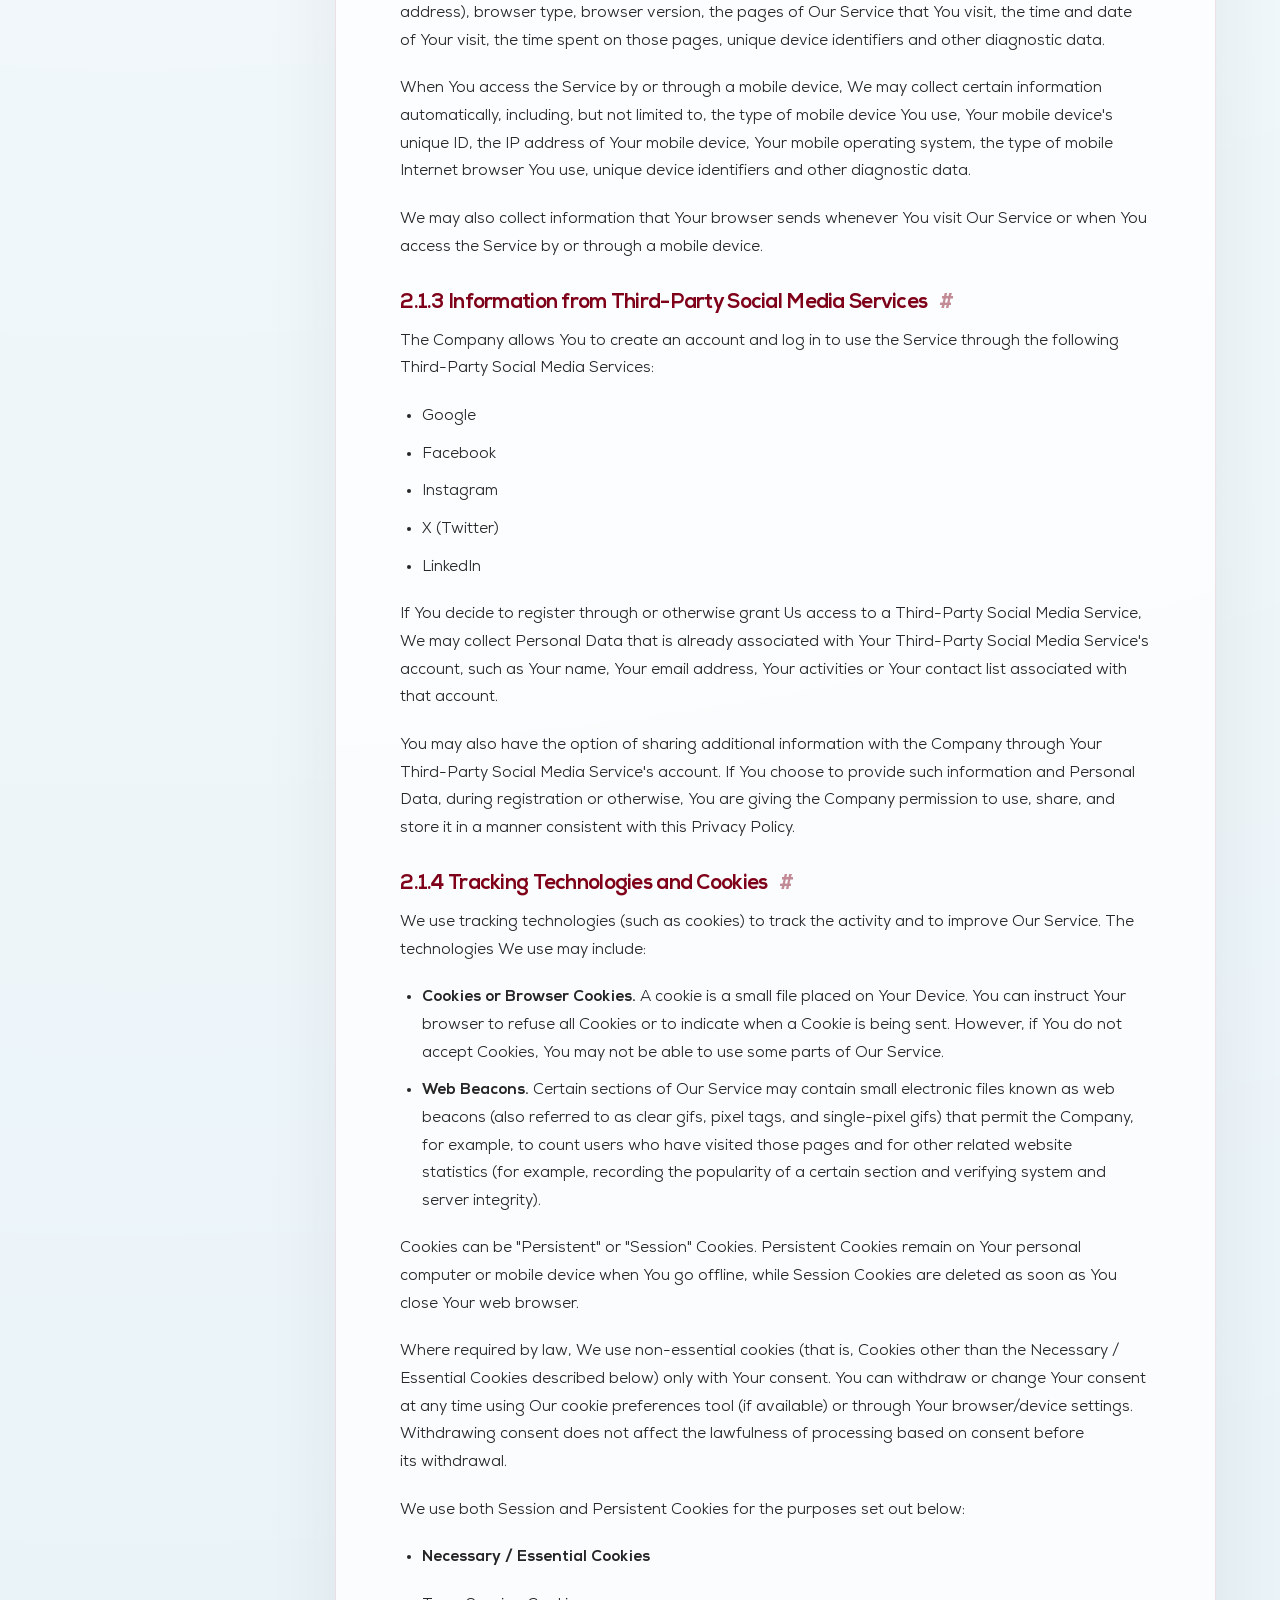
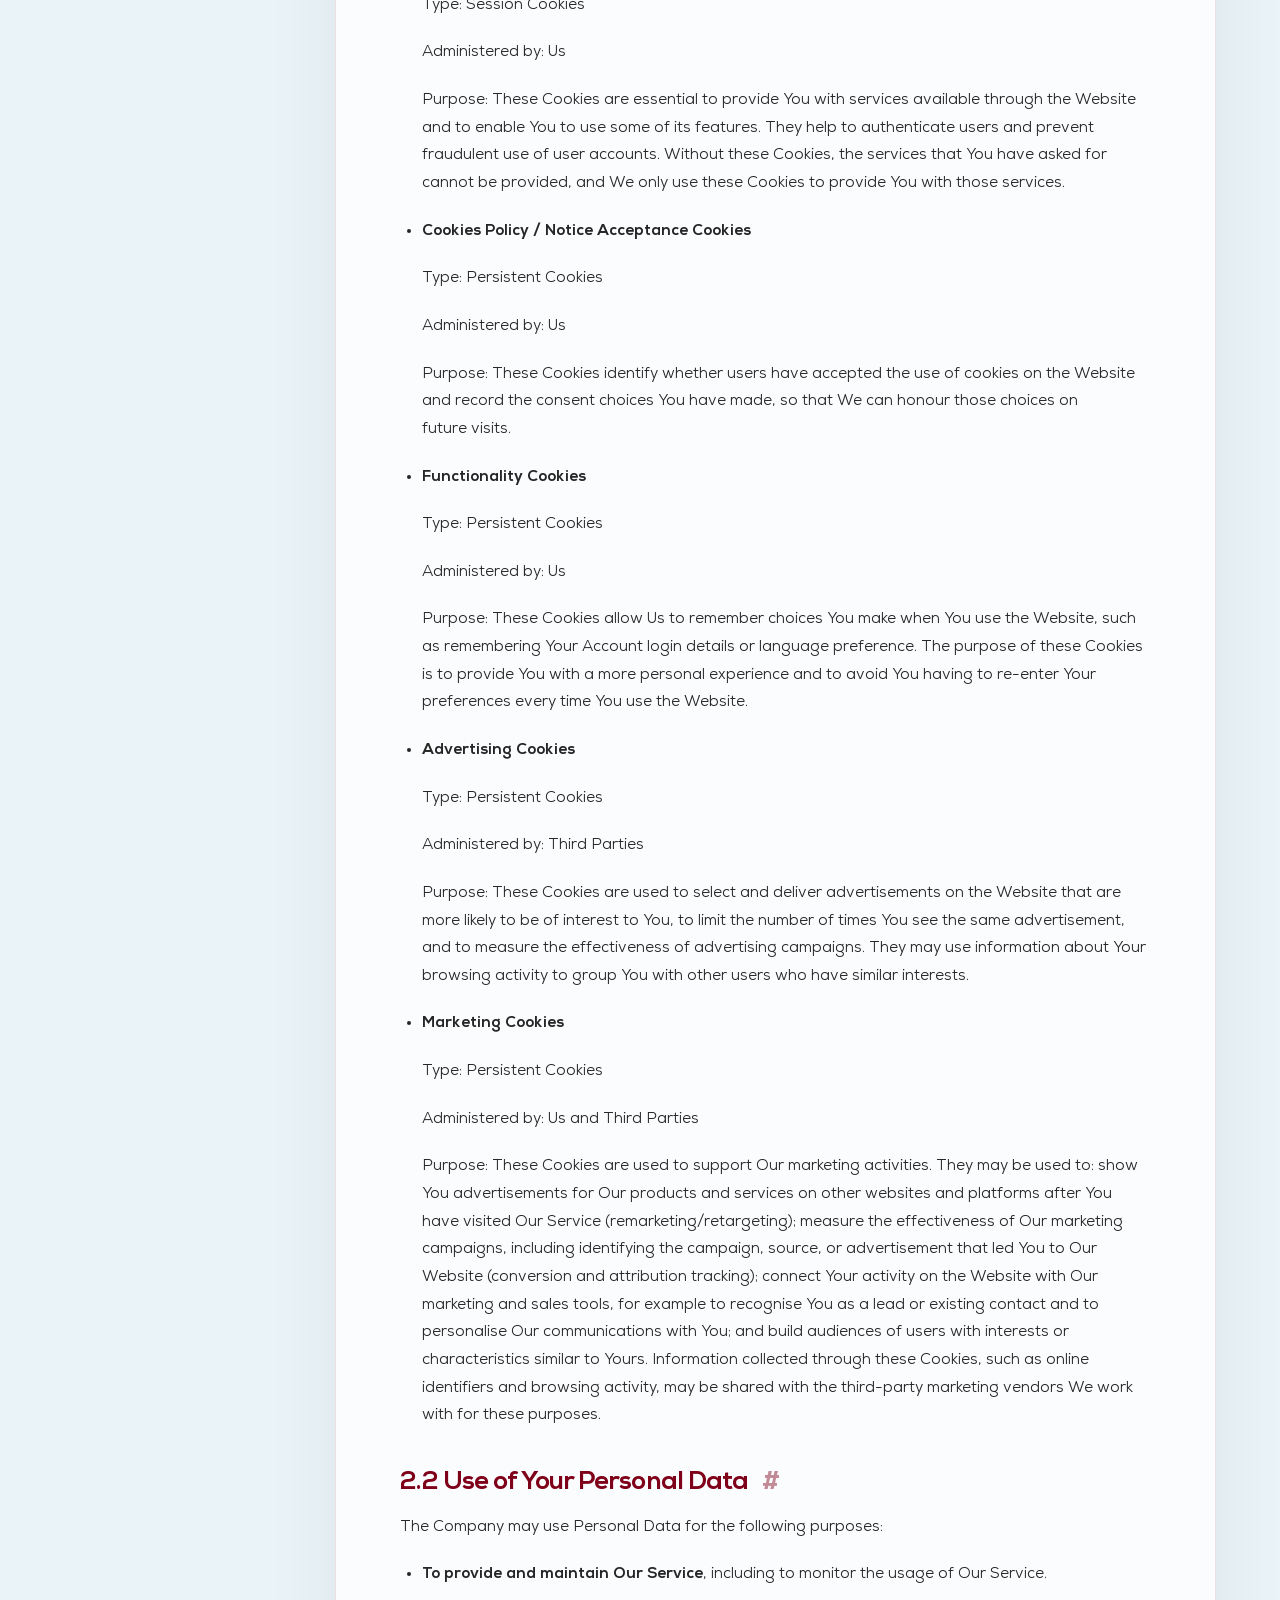
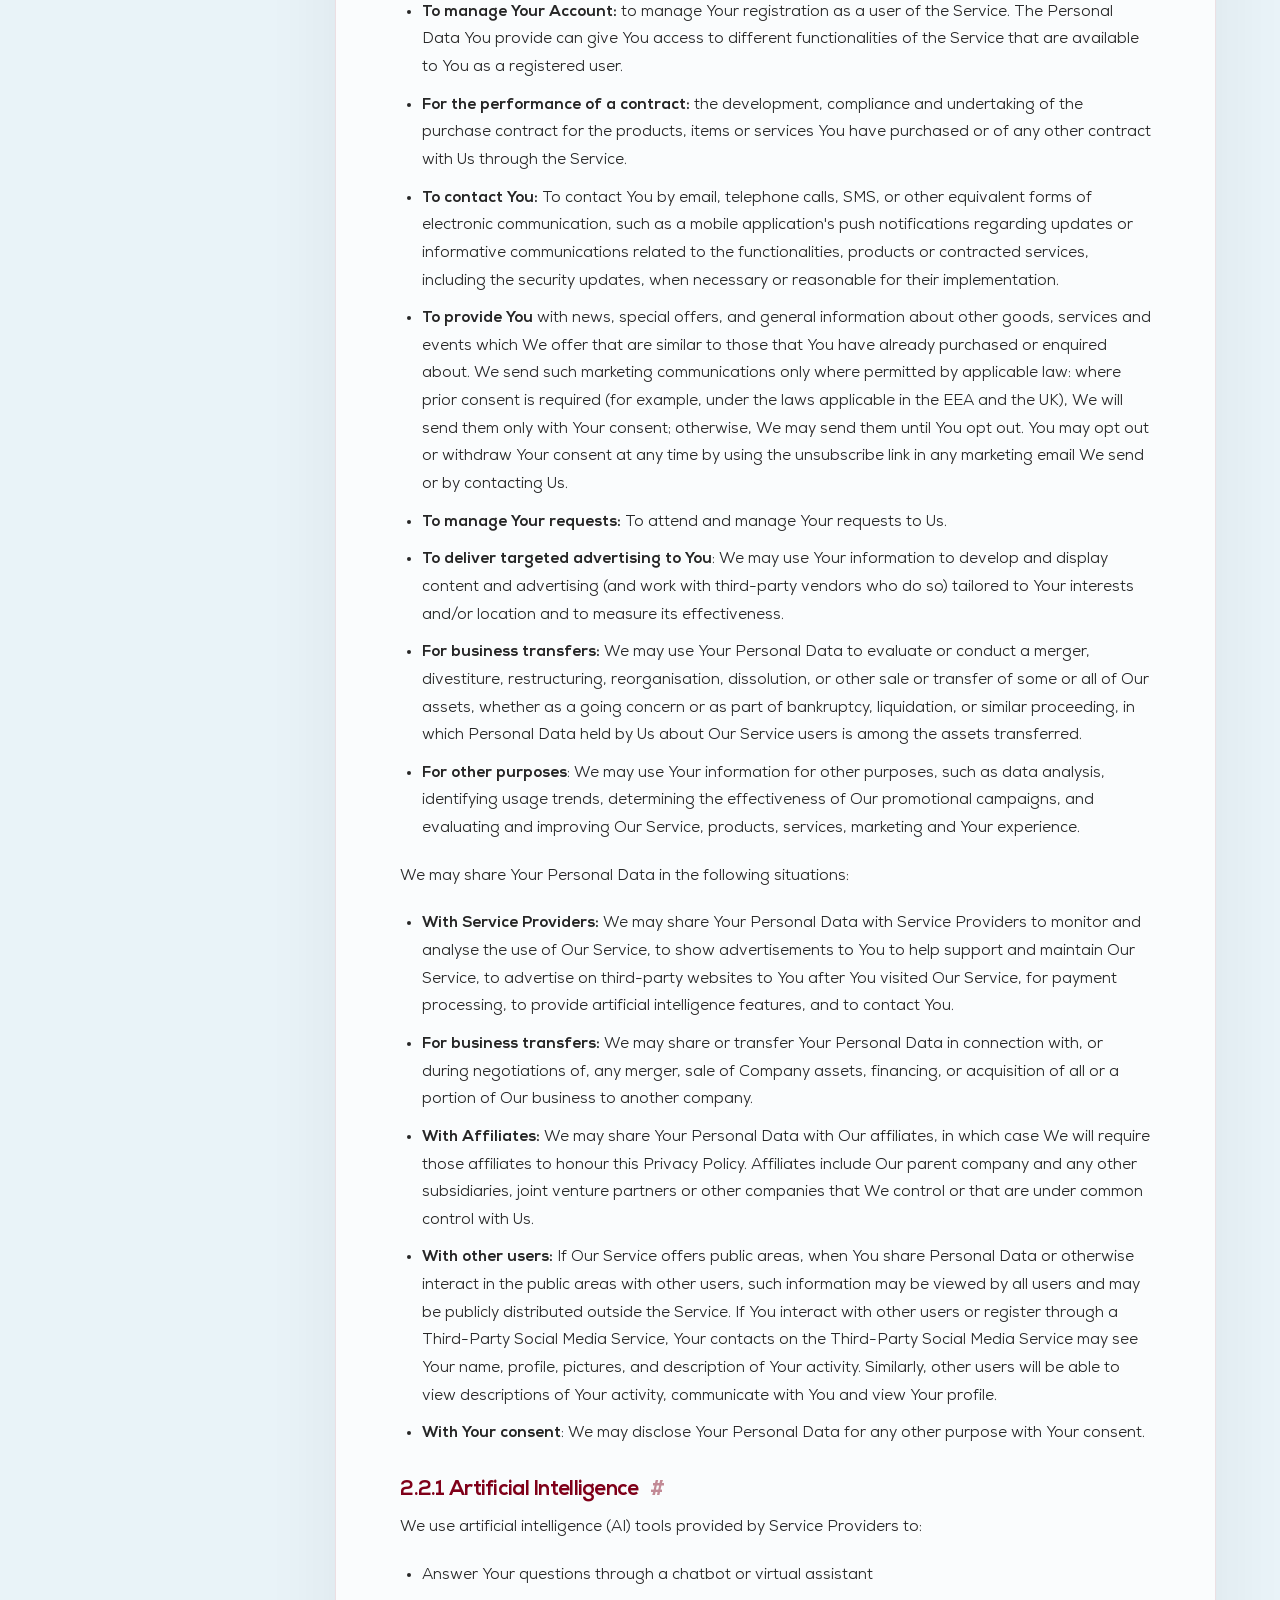
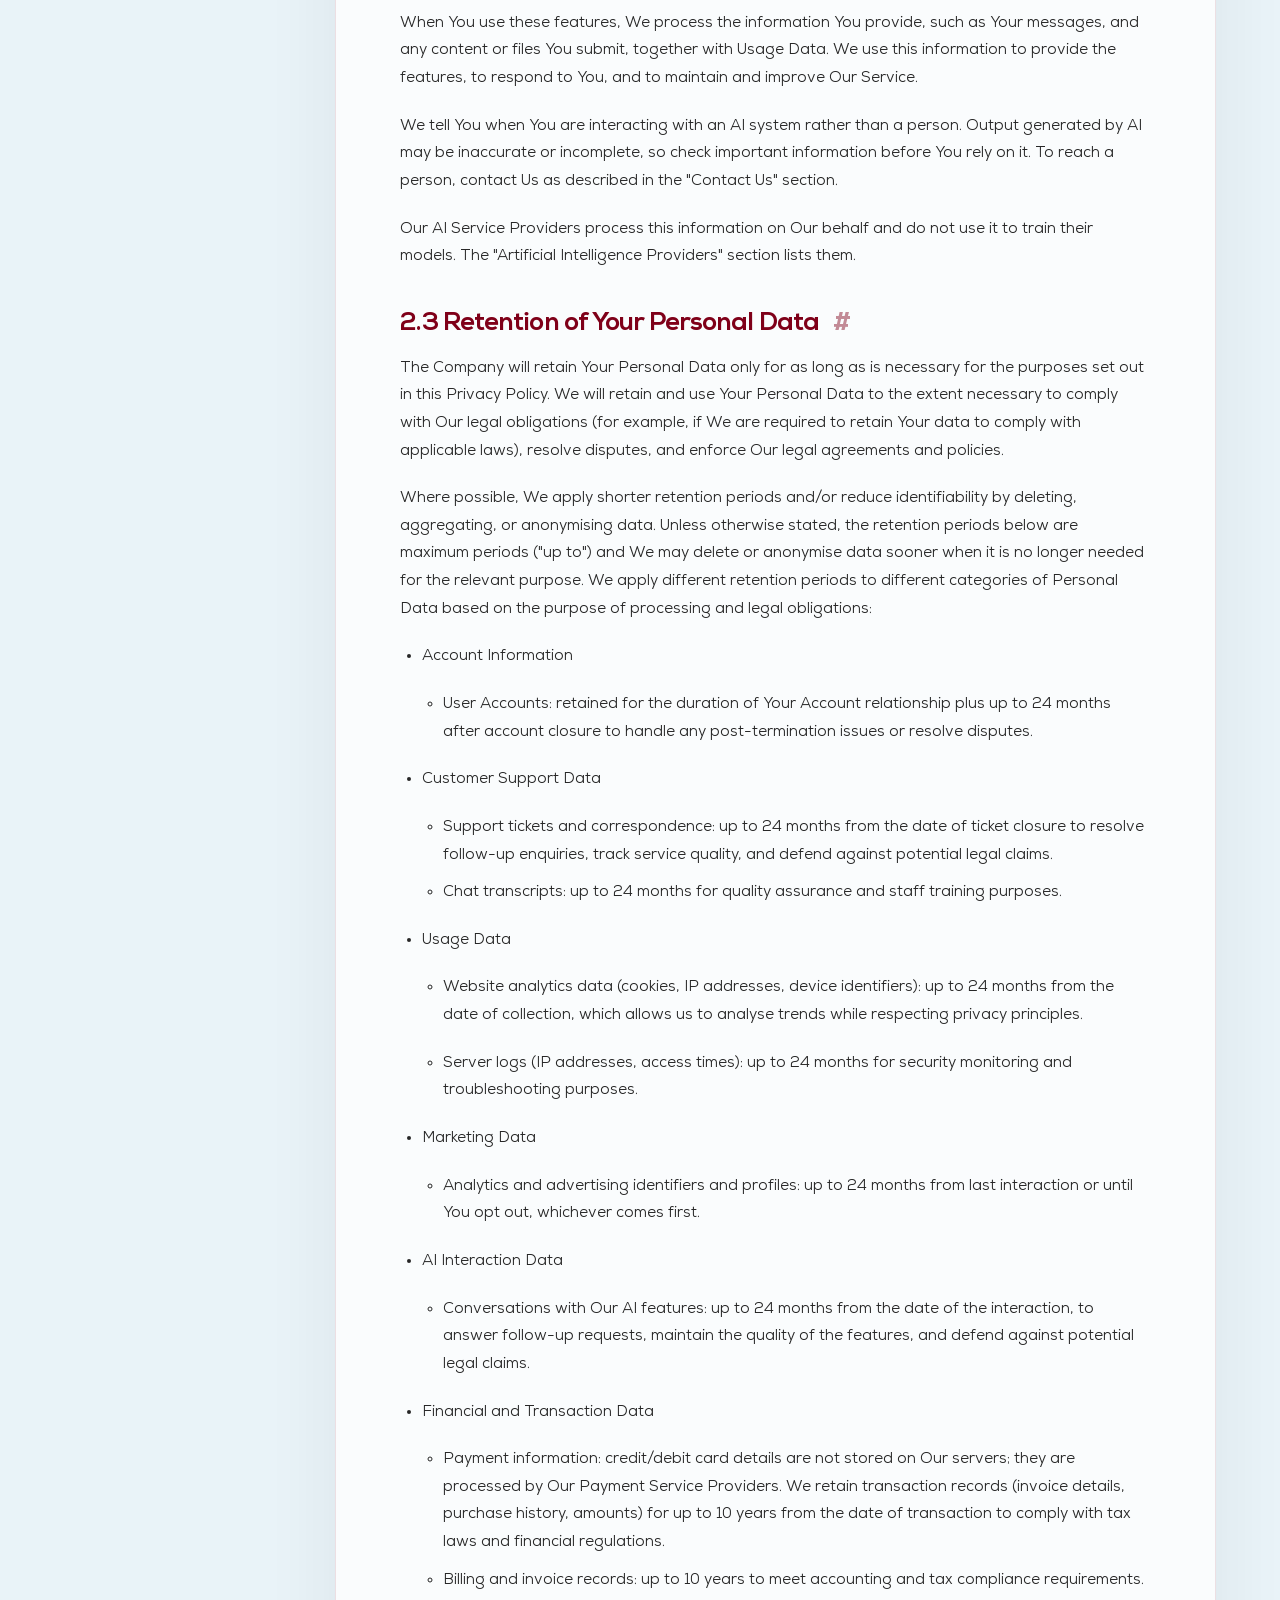
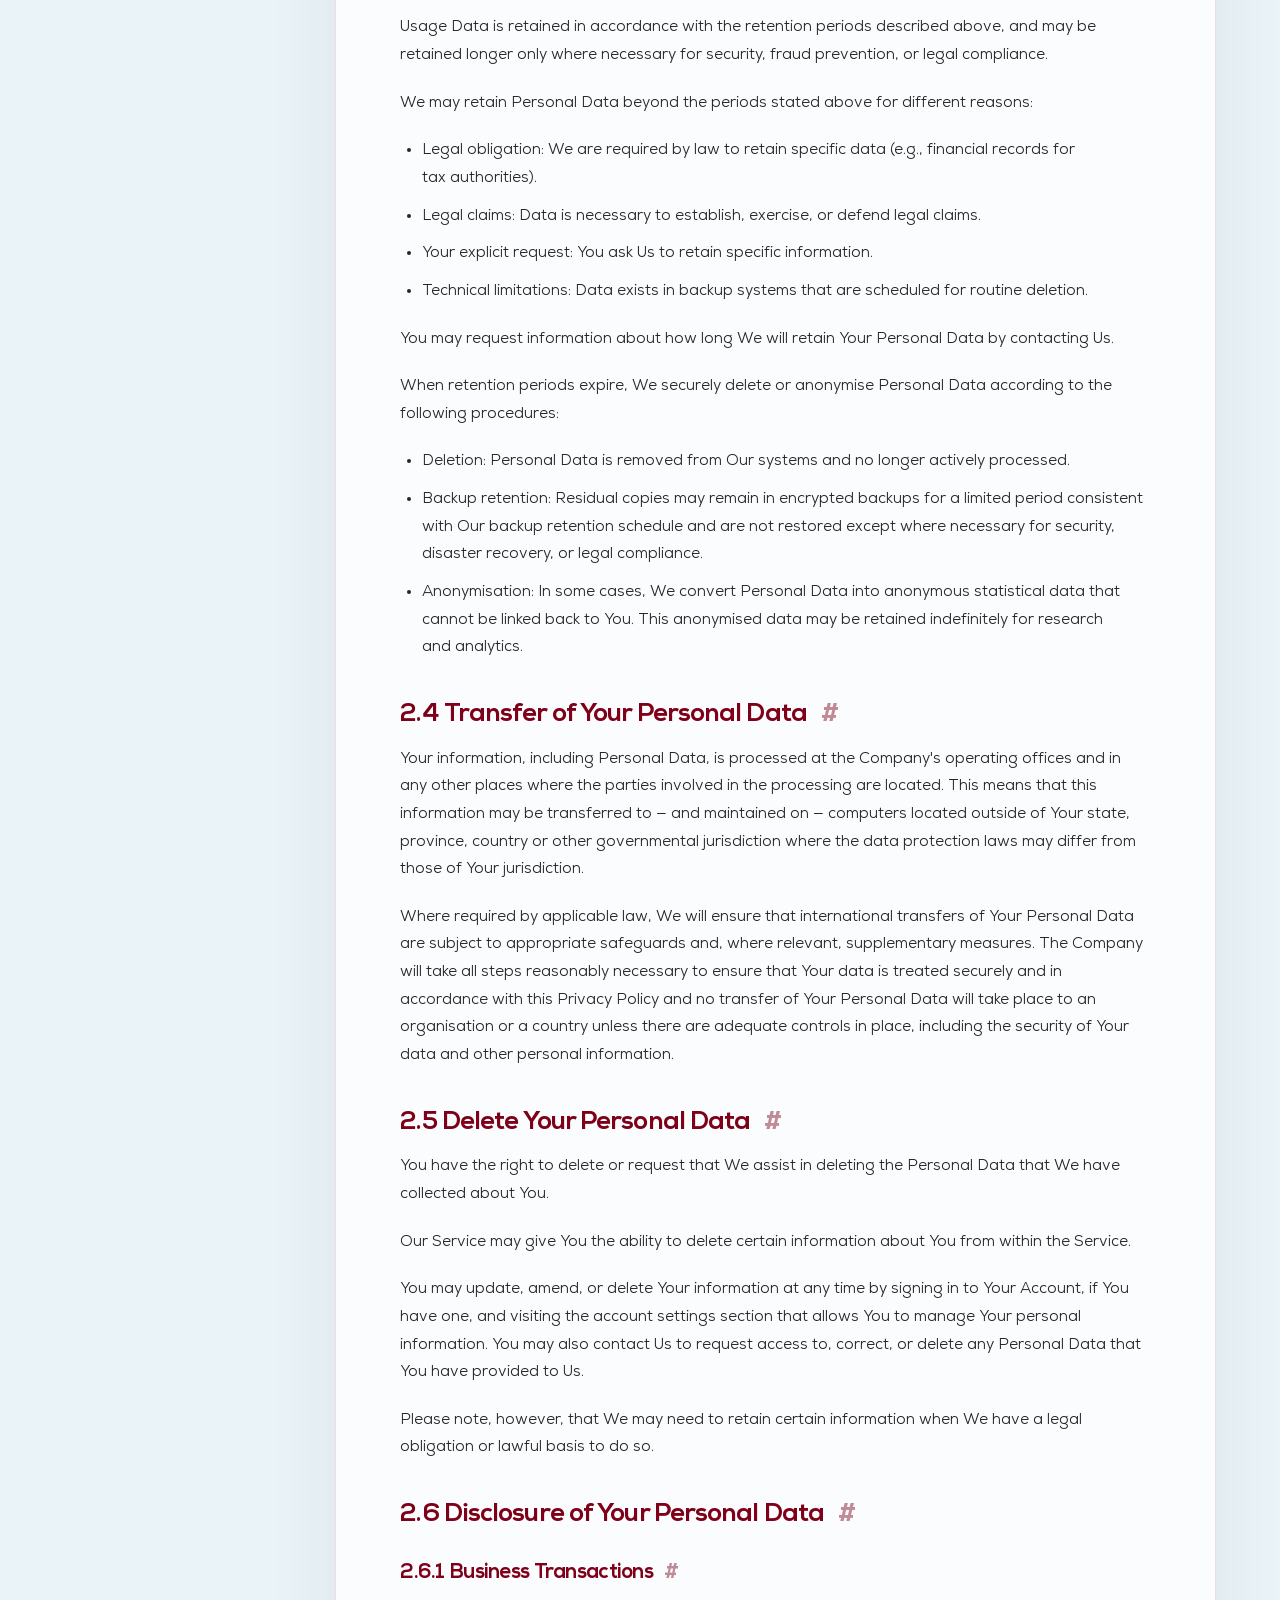
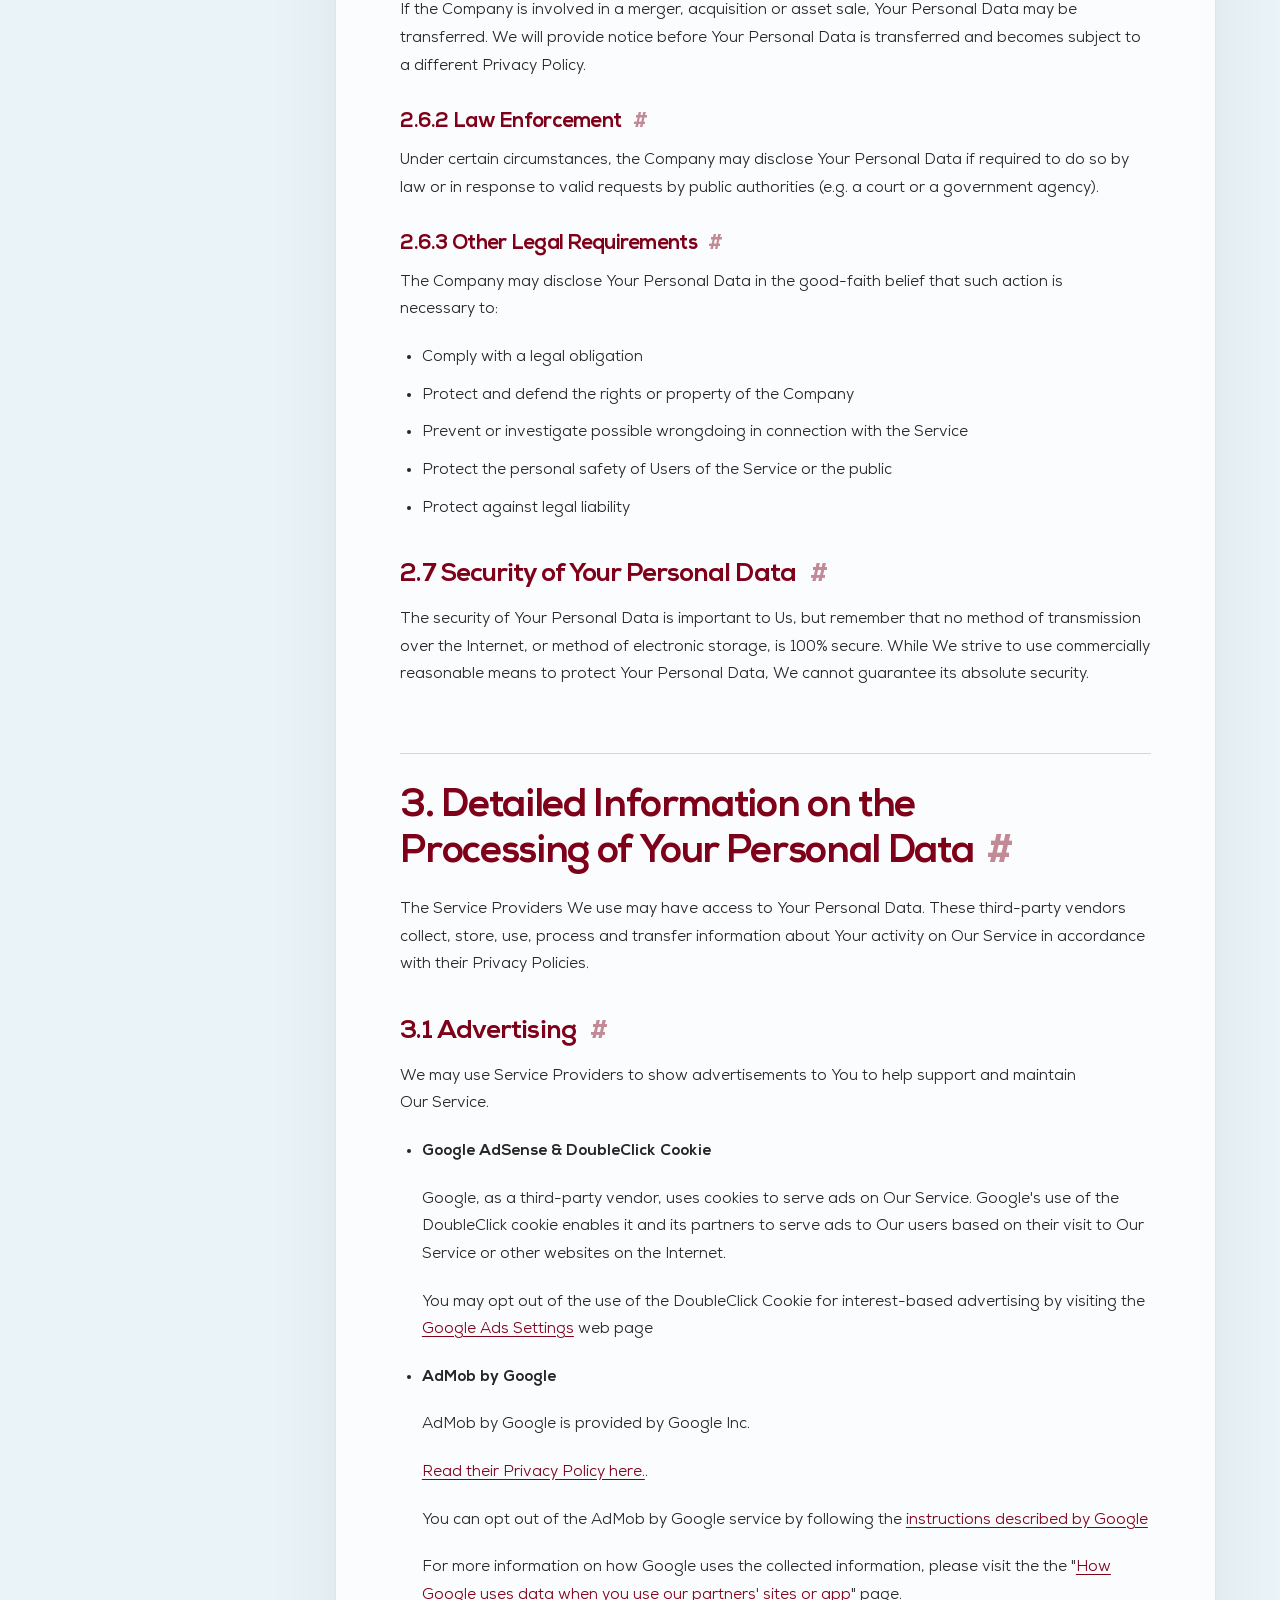
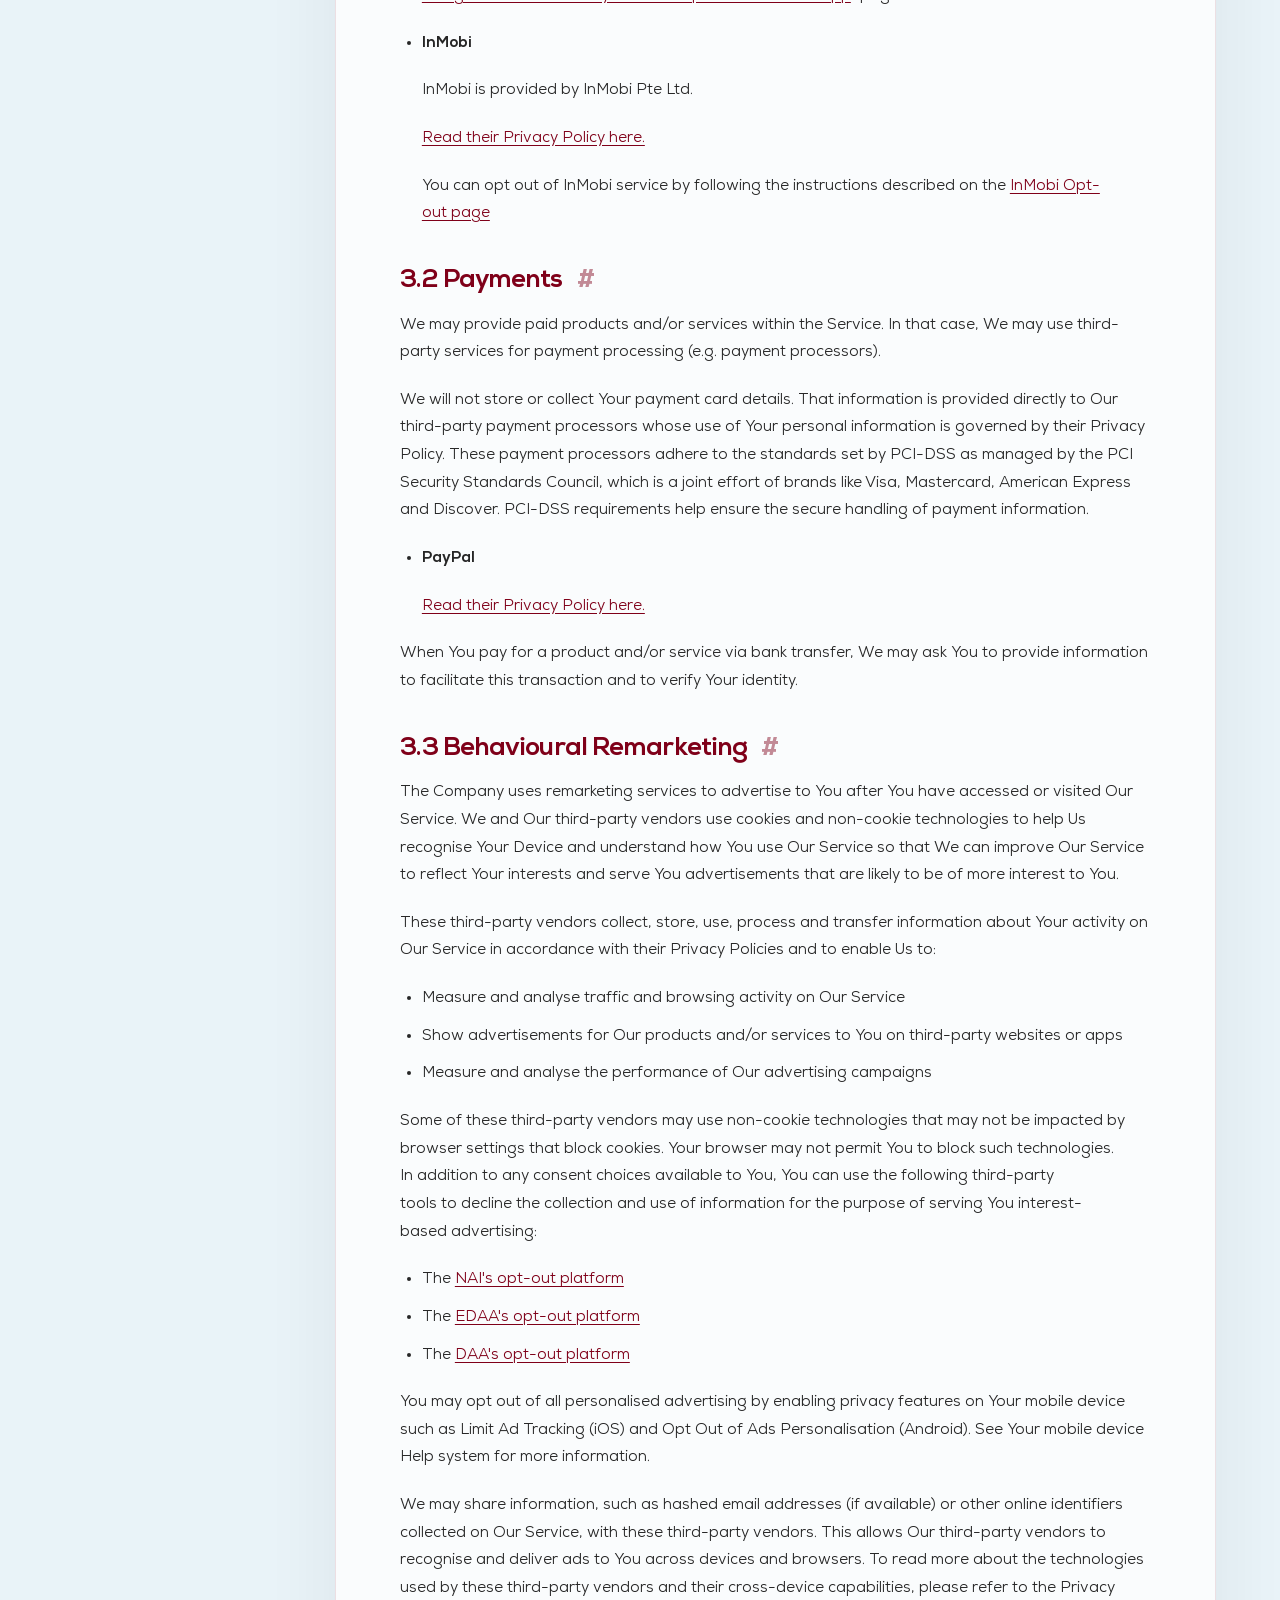
<file: privacy-policy.html>
<!doctype html>
<html lang="en">
  <head>
    <meta charset="utf-8">
    <meta name="viewport" content="width=device-width, initial-scale=1">
    <meta name="theme-color" content="#7f0019">
    <meta name="description" content="Read the LS Brandworks Privacy Policy and learn how information is handled when you use our website and services.">
    <link rel="canonical" href="https://www.lsbrandworks.com/privacy-policy.html">
    <meta property="og:type" content="website">
    <meta property="og:url" content="https://www.lsbrandworks.com/privacy-policy.html">
    <meta property="og:title" content="Privacy Policy | LS Brandworks">
    <meta property="og:description" content="The Privacy Policy for LS Brandworks.">
    <title>Privacy Policy | LS Brandworks</title>
    <link rel="icon" type="image/jpeg" href="assets/images/ls-brandworks-mark.jpg">
    <link rel="preload" href="assets/fonts/Nexa-XBold.woff2" as="font" type="font/woff2" crossorigin>
    <link rel="preload" href="assets/fonts/Nexa-Book.woff2" as="font" type="font/woff2" crossorigin>
    <link rel="stylesheet" href="styles.css">
    <script defer src="script.js"></script>
  </head>
  <body class="policy-page">
    <a class="skip-link" href="#main">Skip to content</a>

    <header class="site-header" data-site-header>
      <nav class="nav shell" aria-label="Primary navigation">
        <a class="brand" href="./" aria-label="LS Brandworks home">
          <span class="brand-logo-window" aria-hidden="true">
            <img src="assets/images/ls-brandworks-horizontal.png" alt="" width="2000" height="2000">
          </span>
        </a>
        <div class="nav-actions">
          <button class="nav-toggle" type="button" aria-controls="nav-menu" aria-expanded="false" data-nav-toggle>
            <span class="sr-only">Open navigation</span>
            <span aria-hidden="true"></span>
            <span aria-hidden="true"></span>
          </button>
          <a class="button button-nav" href="./#contact">Build Your Growth Engine</a>
        </div>
        <div class="nav-menu" id="nav-menu" data-nav-menu>
          <a href="./#problems">Problems</a>
          <a href="./#services">Services</a>
          <a href="./#method">Method</a>
          <a href="./#contact">Contact</a>
        </div>
      </nav>
    </header>

    <main id="main">
      <section class="policy-hero" aria-labelledby="policy-title">
        <div class="shell policy-hero-inner">
          <p class="eyebrow eyebrow-light">LS Brandworks · Legal</p>
          <h1 id="policy-title">Privacy <span>Policy.</span></h1>
          <p class="policy-hero-intro">How we handle information when you use our website and services.</p>
          <a class="policy-back-link" href="./"><span aria-hidden="true">←</span> Back to the landing page</a>
        </div>
      </section>

      <section class="policy-section" aria-label="Privacy Policy document">
        <div class="shell policy-layout">
          <div class="policy-side-note" aria-hidden="true">
            <span>LS</span>
            <p>Clarity begins with trust.</p>
          </div>
          <article class="policy-document" lang="en-GB">
            <p>Last updated: <time datetime="2026-11-21">21 November 2026</time></p>
<p>This Privacy Policy describes Our policies and procedures on the collection, use and disclosure of Your information when You use the Service and tells You about Your privacy rights and how the law protects You.</p>
<p>We use Your Personal Data to provide and improve the Service. We collect, use, and disclose Your information as described in this Privacy Policy and, where required by applicable law, only where We have a valid legal basis to do so, including Your consent (where consent is required). This Privacy Policy has been created with the help of the <a href="https://www.termsfeed.com/privacy-policy-generator/" target="_blank">Privacy Policy Generator</a>.</p>
<h2 id="contents">Contents</h2><ul class="toc-list"><li><a href="#interpretation-and-definitions">1. Interpretation and Definitions</a></li><li><a href="#collecting-and-using-your-personal-information">2. Collecting and Using Your Personal Information</a><ul class="toc-list"><li><a href="#types-of-data-collected">2.1 Types of Data Collected</a><ul class="toc-list"><li><a href="#personal-data">2.1.1 Personal Data</a></li><li><a href="#usage-data">2.1.2 Usage Data</a></li><li><a href="#information-from-third-party-social-media-services">2.1.3 Information from Third-Party Social Media Services</a></li><li><a href="#tracking-technologies-and-cookies">2.1.4 Tracking Technologies and Cookies</a></li></ul></li><li><a href="#use-of-your-personal-data">2.2 Use of Your Personal Data</a><ul class="toc-list"><li><a href="#artificial-intelligence">2.2.1 Artificial Intelligence</a></li></ul></li><li><a href="#retention-of-your-personal-data">2.3 Retention of Your Personal Data</a></li><li><a href="#transfer-of-your-personal-data">2.4 Transfer of Your Personal Data</a></li><li><a href="#delete-your-personal-data">2.5 Delete Your Personal Data</a></li><li><a href="#disclosure-of-your-personal-data">2.6 Disclosure of Your Personal Data</a><ul class="toc-list"><li><a href="#business-transactions">2.6.1 Business Transactions</a></li><li><a href="#law-enforcement">2.6.2 Law Enforcement</a></li><li><a href="#other-legal-requirements">2.6.3 Other Legal Requirements</a></li></ul></li><li><a href="#security-of-your-personal-data">2.7 Security of Your Personal Data</a></li></ul></li><li><a href="#detailed-information-on-the-processing-of-your-personal-data">3. Detailed Information on the Processing of Your Personal Data</a><ul class="toc-list"><li><a href="#advertising">3.1 Advertising</a></li><li><a href="#payments">3.2 Payments</a></li><li><a href="#behavioural-remarketing">3.3 Behavioural Remarketing</a></li><li><a href="#artificial-intelligence-providers">3.4 Artificial Intelligence Providers</a></li></ul></li><li><a href="#do-not-track-policy-as-required-by-california-online-privacy-protection-act-caloppa">4. "Do Not Track" Policy as Required by California Online Privacy Protection Act (CalOPPA)</a></li><li><a href="#your-california-privacy-rights-california-s-shine-the-light-law">5. Your California Privacy Rights (California's Shine the Light law)</a></li><li><a href="#california-privacy-rights-for-minor-users-california-business-and-professions-code-section-22581">6. California Privacy Rights for Minor Users (California Business and Professions Code Section 22581)</a></li><li><a href="#children-s-and-minors-privacy">7. Children's and Minors' Privacy</a></li><li><a href="#links-to-other-websites">8. Links to Other Websites</a></li><li><a href="#changes-to-this-privacy-policy">9. Changes to this Privacy Policy</a></li><li><a href="#contact-us">10. Contact Us</a></li></ul>
<h2 id="interpretation-and-definitions">1. Interpretation and Definitions<a class="heading-anchor" href="#interpretation-and-definitions" aria-label="Link to this section">#</a></h2>
<h3>Interpretation</h3>
<p>The words whose initial letters are capitalised have meanings defined under the following conditions. The following definitions shall have the same meaning regardless of whether they appear in singular or in plural.</p>
<h3>Definitions</h3>
<p>For the purposes of this Privacy Policy:</p>
<ul>
<li>
<p><strong>Account</strong> means a unique account created for You to access Our Service or parts of Our Service.</p>
</li>
<li>
<p><strong>Affiliate</strong> means an entity that controls, is controlled by, or is under common control with a party, where "control" means ownership of 50% or more of the shares, equity interest or other securities entitled to vote for election of directors or other managing authority.</p>
</li>
<li>
<p><strong>Company</strong> (referred to as either "the Company", "We", "Us" or "Our" in this Privacy Policy) refers to LS Brandworks, Kamadhenu Apts, Nandulapeta, Tenali.</p>
</li>
<li>
<p><strong>Cookies</strong> are small files that are placed on Your computer, mobile device or any other device by a website, containing the details of Your browsing history on that website, among its many uses.</p>
</li>
<li>
<p><strong>Country/State</strong> refers to: Andhra Pradesh, India.</p>
</li>
<li>
<p><strong>Device</strong> means any device that can access the Service, such as a computer, a cell phone or a digital tablet.</p>
</li>
<li>
<p><strong>Do Not Track</strong> (DNT) is a concept that has been promoted by U.S. regulatory authorities, in particular the U.S. Federal Trade Commission (FTC), for the Internet industry to develop and implement a mechanism for allowing Internet users to control the tracking of their online activities across websites.</p>
</li>
<li>
<p><strong>Personal Data</strong> (or "Personal Information") is any information that relates to an identified or identifiable individual.</p>
<p>We use "Personal Data" and "Personal Information" interchangeably unless a law uses a specific term.</p>
</li>
<li>
<p><strong>Service</strong> refers to the Website.</p>
</li>
<li>
<p><strong>Service Provider</strong> means any natural or legal person who processes the data on behalf of the Company. It refers to third-party companies or individuals employed by the Company to facilitate the Service, to provide the Service on behalf of the Company, to perform services related to the Service or to assist the Company in analysing how the Service is used.</p>
</li>
<li>
<p><strong>Third-Party Social Media Service</strong> refers to any website or any social network website through which a User can log in or create an account to use the Service.</p>
</li>
<li>
<p><strong>Usage Data</strong> refers to data collected automatically, either generated by the use of the Service or from the Service infrastructure itself (for example, the duration of a page visit).</p>
</li>
<li>
<p><strong>User</strong> means any individual who accesses or uses the Service.</p>
</li>
<li>
<p><strong>Website</strong> refers to LS Brandworks, accessible from <a href="https://www.lsbrandworks.com/" rel="external nofollow noopener" target="_blank">https://www.lsbrandworks.com/</a>.</p>
</li>
<li>
<p><strong>You</strong> means the individual accessing or using the Service, or the company, or other legal entity on behalf of which such individual is accessing or using the Service, as applicable.</p>
</li>
</ul>
<h2 id="collecting-and-using-your-personal-information">2. Collecting and Using Your Personal Information<a class="heading-anchor" href="#collecting-and-using-your-personal-information" aria-label="Link to this section">#</a></h2>
<h3 id="types-of-data-collected">2.1 Types of Data Collected <a class="heading-anchor" href="#types-of-data-collected" aria-label="Link to this section">#</a></h3>
<h4 id="personal-data">2.1.1 Personal Data <a class="heading-anchor" href="#personal-data" aria-label="Link to this section">#</a></h4>
<p>While using Our Service, We may ask You to provide Us with certain personally identifiable information that can be used to contact or identify You. Personally identifiable information may include, but is not limited to:</p>
<ul>
<li>
<p>Email address</p>
</li>
<li>
<p>First name and last name</p>
</li>
<li>
<p>Phone number</p>
</li>
<li>
<p>Address, State, Province, ZIP/Postal code, City</p>
</li>
<li>
<p>Bank account information in order to pay for products and/or services within the Service</p>
</li>
</ul>
<p>When You pay for a product and/or a service via bank transfer, We may ask You to provide additional personal information to facilitate this transaction and to verify Your identity and to comply with anti-fraud/legal requirements. Such information may include, without limitation:</p>
<ul>
<li>Date of birth</li>
<li>Passport or National ID card</li>
<li>Bank card statement</li>
<li>Other information linking You to an address</li>
</ul>
<h4 id="usage-data">2.1.2 Usage Data <a class="heading-anchor" href="#usage-data" aria-label="Link to this section">#</a></h4>
<p>Usage Data is collected automatically when using the Service.</p>
<p>Usage Data may include information such as Your Device's Internet Protocol address (e.g. IP address), browser type, browser version, the pages of Our Service that You visit, the time and date of Your visit, the time spent on those pages, unique device identifiers and other diagnostic data.</p>
<p>When You access the Service by or through a mobile device, We may collect certain information automatically, including, but not limited to, the type of mobile device You use, Your mobile device's unique ID, the IP address of Your mobile device, Your mobile operating system, the type of mobile Internet browser You use, unique device identifiers and other diagnostic data.</p>
<p>We may also collect information that Your browser sends whenever You visit Our Service or when You access the Service by or through a mobile device.</p>
<h4 id="information-from-third-party-social-media-services">2.1.3 Information from Third-Party Social Media Services <a class="heading-anchor" href="#information-from-third-party-social-media-services" aria-label="Link to this section">#</a></h4>
<p>The Company allows You to create an account and log in to use the Service through the following Third-Party Social Media Services:</p>
<ul>
<li>Google</li>
<li>Facebook</li>
<li>Instagram</li>
<li>X (Twitter)</li>
<li>LinkedIn</li>
</ul>
<p>If You decide to register through or otherwise grant Us access to a Third-Party Social Media Service, We may collect Personal Data that is already associated with Your Third-Party Social Media Service's account, such as Your name, Your email address, Your activities or Your contact list associated with that account.</p>
<p>You may also have the option of sharing additional information with the Company through Your Third-Party Social Media Service's account. If You choose to provide such information and Personal Data, during registration or otherwise, You are giving the Company permission to use, share, and store it in a manner consistent with this Privacy Policy.</p>
<h4 id="tracking-technologies-and-cookies">2.1.4 Tracking Technologies and Cookies <a class="heading-anchor" href="#tracking-technologies-and-cookies" aria-label="Link to this section">#</a></h4>
<p>We use tracking technologies (such as cookies) to track the activity and to improve Our Service. The technologies We use may include:</p>
<ul>
<li><strong>Cookies or Browser Cookies.</strong> A cookie is a small file placed on Your Device. You can instruct Your browser to refuse all Cookies or to indicate when a Cookie is being sent. However, if You do not accept Cookies, You may not be able to use some parts of Our Service.</li>
<li><strong>Web Beacons.</strong> Certain sections of Our Service may contain small electronic files known as web beacons (also referred to as clear gifs, pixel tags, and single-pixel gifs) that permit the Company, for example, to count users who have visited those pages and for other related website statistics (for example, recording the popularity of a certain section and verifying system and server integrity).</li>
</ul>
<p>Cookies can be "Persistent" or "Session" Cookies. Persistent Cookies remain on Your personal computer or mobile device when You go offline, while Session Cookies are deleted as soon as You close Your web browser.</p>
<p>Where required by law, We use non-essential cookies (that is, Cookies other than the Necessary / Essential Cookies described below) only with Your consent. You can withdraw or change Your consent at any time using Our cookie preferences tool (if available) or through Your browser/device settings. Withdrawing consent does not affect the lawfulness of processing based on consent before its withdrawal.</p>
<p>We use both Session and Persistent Cookies for the purposes set out below:</p>
<ul>
<li>
<p><strong>Necessary / Essential Cookies</strong></p>
<p>Type: Session Cookies</p>
<p>Administered by: Us</p>
<p>Purpose: These Cookies are essential to provide You with services available through the Website and to enable You to use some of its features. They help to authenticate users and prevent fraudulent use of user accounts. Without these Cookies, the services that You have asked for cannot be provided, and We only use these Cookies to provide You with those services.</p>
</li>
<li>
<p><strong>Cookies Policy / Notice Acceptance Cookies</strong></p>
<p>Type: Persistent Cookies</p>
<p>Administered by: Us</p>
<p>Purpose: These Cookies identify whether users have accepted the use of cookies on the Website and record the consent choices You have made, so that We can honour those choices on future visits.</p>
</li>
<li>
<p><strong>Functionality Cookies</strong></p>
<p>Type: Persistent Cookies</p>
<p>Administered by: Us</p>
<p>Purpose: These Cookies allow Us to remember choices You make when You use the Website, such as remembering Your Account login details or language preference. The purpose of these Cookies is to provide You with a more personal experience and to avoid You having to re-enter Your preferences every time You use the Website.</p>
</li>
<li>
<p><strong>Advertising Cookies</strong></p>
<p>Type: Persistent Cookies</p>
<p>Administered by: Third Parties</p>
<p>Purpose: These Cookies are used to select and deliver advertisements on the Website that are more likely to be of interest to You, to limit the number of times You see the same advertisement, and to measure the effectiveness of advertising campaigns. They may use information about Your browsing activity to group You with other users who have similar interests.</p>
</li>
<li>
<p><strong>Marketing Cookies</strong></p>
<p>Type: Persistent Cookies</p>
<p>Administered by: Us and Third Parties</p>
<p>Purpose: These Cookies are used to support Our marketing activities. They may be used to: show You advertisements for Our products and services on other websites and platforms after You have visited Our Service (remarketing/retargeting); measure the effectiveness of Our marketing campaigns, including identifying the campaign, source, or advertisement that led You to Our Website (conversion and attribution tracking); connect Your activity on the Website with Our marketing and sales tools, for example to recognise You as a lead or existing contact and to personalise Our communications with You; and build audiences of users with interests or characteristics similar to Yours. Information collected through these Cookies, such as online identifiers and browsing activity, may be shared with the third-party marketing vendors We work with for these purposes.</p>
</li>
</ul>
<h3 id="use-of-your-personal-data">2.2 Use of Your Personal Data <a class="heading-anchor" href="#use-of-your-personal-data" aria-label="Link to this section">#</a></h3>
<p>The Company may use Personal Data for the following purposes:</p>
<ul>
<li><strong>To provide and maintain Our Service</strong>, including to monitor the usage of Our Service.</li>
<li><strong>To manage Your Account:</strong> to manage Your registration as a user of the Service. The Personal Data You provide can give You access to different functionalities of the Service that are available to You as a registered user.</li>
<li><strong>For the performance of a contract:</strong> the development, compliance and undertaking of the purchase contract for the products, items or services You have purchased or of any other contract with Us through the Service.</li>
<li><strong>To contact You:</strong> To contact You by email, telephone calls, SMS, or other equivalent forms of electronic communication, such as a mobile application's push notifications regarding updates or informative communications related to the functionalities, products or contracted services, including the security updates, when necessary or reasonable for their implementation.</li>
<li><strong>To provide You</strong> with news, special offers, and general information about other goods, services and events which We offer that are similar to those that You have already purchased or enquired about. We send such marketing communications only where permitted by applicable law: where prior consent is required (for example, under the laws applicable in the EEA and the UK), We will send them only with Your consent; otherwise, We may send them until You opt out. You may opt out or withdraw Your consent at any time by using the unsubscribe link in any marketing email We send or by contacting Us.</li>
<li><strong>To manage Your requests:</strong> To attend and manage Your requests to Us.</li>
<li><strong>To deliver targeted advertising to You</strong>: We may use Your information to develop and display content and advertising (and work with third-party vendors who do so) tailored to Your interests and/or location and to measure its effectiveness.</li>
<li><strong>For business transfers:</strong> We may use Your Personal Data to evaluate or conduct a merger, divestiture, restructuring, reorganisation, dissolution, or other sale or transfer of some or all of Our assets, whether as a going concern or as part of bankruptcy, liquidation, or similar proceeding, in which Personal Data held by Us about Our Service users is among the assets transferred.</li>
<li><strong>For other purposes</strong>: We may use Your information for other purposes, such as data analysis, identifying usage trends, determining the effectiveness of Our promotional campaigns, and evaluating and improving Our Service, products, services, marketing and Your experience.</li>
</ul>
<p>We may share Your Personal Data in the following situations:</p>
<ul>
<li><strong>With Service Providers:</strong> We may share Your Personal Data with Service Providers to monitor and analyse the use of Our Service, to show advertisements to You to help support and maintain Our Service, to advertise on third-party websites to You after You visited Our Service, for payment processing, to provide artificial intelligence features, and to contact You.</li>
<li><strong>For business transfers:</strong> We may share or transfer Your Personal Data in connection with, or during negotiations of, any merger, sale of Company assets, financing, or acquisition of all or a portion of Our business to another company.</li>
<li><strong>With Affiliates:</strong> We may share Your Personal Data with Our affiliates, in which case We will require those affiliates to honour this Privacy Policy. Affiliates include Our parent company and any other subsidiaries, joint venture partners or other companies that We control or that are under common control with Us.</li>
<li><strong>With other users:</strong> If Our Service offers public areas, when You share Personal Data or otherwise interact in the public areas with other users, such information may be viewed by all users and may be publicly distributed outside the Service. If You interact with other users or register through a Third-Party Social Media Service, Your contacts on the Third-Party Social Media Service may see Your name, profile, pictures, and description of Your activity. Similarly, other users will be able to view descriptions of Your activity, communicate with You and view Your profile.</li>
<li><strong>With Your consent</strong>: We may disclose Your Personal Data for any other purpose with Your consent.</li>
</ul>
<h4 id="artificial-intelligence">2.2.1 Artificial Intelligence <a class="heading-anchor" href="#artificial-intelligence" aria-label="Link to this section">#</a></h4>
<p>We use artificial intelligence (AI) tools provided by Service Providers to:</p>
<ul>
<li>Answer Your questions through a chatbot or virtual assistant</li>
</ul>
<p>When You use these features, We process the information You provide, such as Your messages, and any content or files You submit, together with Usage Data. We use this information to provide the features, to respond to You, and to maintain and improve Our Service.</p>
<p>We tell You when You are interacting with an AI system rather than a person. Output generated by AI may be inaccurate or incomplete, so check important information before You rely on it. To reach a person, contact Us as described in the "Contact Us" section.</p>
<p>Our AI Service Providers process this information on Our behalf and do not use it to train their models. The "Artificial Intelligence Providers" section lists them.</p>
<h3 id="retention-of-your-personal-data">2.3 Retention of Your Personal Data <a class="heading-anchor" href="#retention-of-your-personal-data" aria-label="Link to this section">#</a></h3>
<p>The Company will retain Your Personal Data only for as long as is necessary for the purposes set out in this Privacy Policy. We will retain and use Your Personal Data to the extent necessary to comply with Our legal obligations (for example, if We are required to retain Your data to comply with applicable laws), resolve disputes, and enforce Our legal agreements and policies.</p>
<p>Where possible, We apply shorter retention periods and/or reduce identifiability by deleting, aggregating, or anonymising data. Unless otherwise stated, the retention periods below are maximum periods ("up to") and We may delete or anonymise data sooner when it is no longer needed for the relevant purpose. We apply different retention periods to different categories of Personal Data based on the purpose of processing and legal obligations:</p>
<ul>
<li>
<p>Account Information</p>
<ul>
<li>User Accounts: retained for the duration of Your Account relationship plus up to 24 months after account closure to handle any post-termination issues or resolve disputes.</li>
</ul>
</li>
<li>
<p>Customer Support Data</p>
<ul>
<li>Support tickets and correspondence: up to 24 months from the date of ticket closure to resolve follow-up enquiries, track service quality, and defend against potential legal claims.</li>
<li>Chat transcripts: up to 24 months for quality assurance and staff training purposes.</li>
</ul>
</li>
<li>
<p>Usage Data</p>
<ul>
<li>
<p>Website analytics data (cookies, IP addresses, device identifiers): up to 24 months from the date of collection, which allows us to analyse trends while respecting privacy principles.</p>
</li>
<li>
<p>Server logs (IP addresses, access times): up to 24 months for security monitoring and troubleshooting purposes.</p>
</li>
</ul>
</li>
<li>
<p>Marketing Data</p>
<ul>
<li>Analytics and advertising identifiers and profiles: up to 24 months from last interaction or until You opt out, whichever comes first.</li>
</ul>
</li>
<li>
<p>AI Interaction Data</p>
<ul>
<li>Conversations with Our AI features: up to 24 months from the date of the interaction, to answer follow-up requests, maintain the quality of the features, and defend against potential legal claims.</li>
</ul>
</li>
<li>
<p>Financial and Transaction Data</p>
<ul>
<li>Payment information: credit/debit card details are not stored on Our servers; they are processed by Our Payment Service Providers. We retain transaction records (invoice details, purchase history, amounts) for up to 10 years from the date of transaction to comply with tax laws and financial regulations.</li>
<li>Billing and invoice records: up to 10 years to meet accounting and tax compliance requirements.</li>
</ul>
</li>
</ul>
<p>Usage Data is retained in accordance with the retention periods described above, and may be retained longer only where necessary for security, fraud prevention, or legal compliance.</p>
<p>We may retain Personal Data beyond the periods stated above for different reasons:</p>
<ul>
<li>Legal obligation: We are required by law to retain specific data (e.g., financial records for tax authorities).</li>
<li>Legal claims: Data is necessary to establish, exercise, or defend legal claims.</li>
<li>Your explicit request: You ask Us to retain specific information.</li>
<li>Technical limitations: Data exists in backup systems that are scheduled for routine deletion.</li>
</ul>
<p>You may request information about how long We will retain Your Personal Data by contacting Us.</p>
<p>When retention periods expire, We securely delete or anonymise Personal Data according to the following procedures:</p>
<ul>
<li>Deletion: Personal Data is removed from Our systems and no longer actively processed.</li>
<li>Backup retention: Residual copies may remain in encrypted backups for a limited period consistent with Our backup retention schedule and are not restored except where necessary for security, disaster recovery, or legal compliance.</li>
<li>Anonymisation: In some cases, We convert Personal Data into anonymous statistical data that cannot be linked back to You. This anonymised data may be retained indefinitely for research and analytics.</li>
</ul>
<h3 id="transfer-of-your-personal-data">2.4 Transfer of Your Personal Data <a class="heading-anchor" href="#transfer-of-your-personal-data" aria-label="Link to this section">#</a></h3>
<p>Your information, including Personal Data, is processed at the Company's operating offices and in any other places where the parties involved in the processing are located. This means that this information may be transferred to — and maintained on — computers located outside of Your state, province, country or other governmental jurisdiction where the data protection laws may differ from those of Your jurisdiction.</p>
<p>Where required by applicable law, We will ensure that international transfers of Your Personal Data are subject to appropriate safeguards and, where relevant, supplementary measures. The Company will take all steps reasonably necessary to ensure that Your data is treated securely and in accordance with this Privacy Policy and no transfer of Your Personal Data will take place to an organisation or a country unless there are adequate controls in place, including the security of Your data and other personal information.</p>
<h3 id="delete-your-personal-data">2.5 Delete Your Personal Data <a class="heading-anchor" href="#delete-your-personal-data" aria-label="Link to this section">#</a></h3>
<p>You have the right to delete or request that We assist in deleting the Personal Data that We have collected about You.</p>
<p>Our Service may give You the ability to delete certain information about You from within the Service.</p>
<p>You may update, amend, or delete Your information at any time by signing in to Your Account, if You have one, and visiting the account settings section that allows You to manage Your personal information. You may also contact Us to request access to, correct, or delete any Personal Data that You have provided to Us.</p>
<p>Please note, however, that We may need to retain certain information when We have a legal obligation or lawful basis to do so.</p>
<h3 id="disclosure-of-your-personal-data">2.6 Disclosure of Your Personal Data <a class="heading-anchor" href="#disclosure-of-your-personal-data" aria-label="Link to this section">#</a></h3>
<h4 id="business-transactions">2.6.1 Business Transactions <a class="heading-anchor" href="#business-transactions" aria-label="Link to this section">#</a></h4>
<p>If the Company is involved in a merger, acquisition or asset sale, Your Personal Data may be transferred. We will provide notice before Your Personal Data is transferred and becomes subject to a different Privacy Policy.</p>
<h4 id="law-enforcement">2.6.2 Law Enforcement <a class="heading-anchor" href="#law-enforcement" aria-label="Link to this section">#</a></h4>
<p>Under certain circumstances, the Company may disclose Your Personal Data if required to do so by law or in response to valid requests by public authorities (e.g. a court or a government agency).</p>
<h4 id="other-legal-requirements">2.6.3 Other Legal Requirements <a class="heading-anchor" href="#other-legal-requirements" aria-label="Link to this section">#</a></h4>
<p>The Company may disclose Your Personal Data in the good-faith belief that such action is necessary to:</p>
<ul>
<li>Comply with a legal obligation</li>
<li>Protect and defend the rights or property of the Company</li>
<li>Prevent or investigate possible wrongdoing in connection with the Service</li>
<li>Protect the personal safety of Users of the Service or the public</li>
<li>Protect against legal liability</li>
</ul>
<h3 id="security-of-your-personal-data">2.7 Security of Your Personal Data <a class="heading-anchor" href="#security-of-your-personal-data" aria-label="Link to this section">#</a></h3>
<p>The security of Your Personal Data is important to Us, but remember that no method of transmission over the Internet, or method of electronic storage, is 100% secure. While We strive to use commercially reasonable means to protect Your Personal Data, We cannot guarantee its absolute security.</p>
<h2 id="detailed-information-on-the-processing-of-your-personal-data">3. Detailed Information on the Processing of Your Personal Data<a class="heading-anchor" href="#detailed-information-on-the-processing-of-your-personal-data" aria-label="Link to this section">#</a></h2>
<p>The Service Providers We use may have access to Your Personal Data. These third-party vendors collect, store, use, process and transfer information about Your activity on Our Service in accordance with their Privacy Policies.</p>
<h3 id="advertising">3.1 Advertising <a class="heading-anchor" href="#advertising" aria-label="Link to this section">#</a></h3>
<p>We may use Service Providers to show advertisements to You to help support and maintain Our Service.</p>
<ul>
<li>
<p><strong>Google AdSense &amp; DoubleClick Cookie</strong></p>
<p>Google, as a third-party vendor, uses cookies to serve ads on Our Service. Google's use of the DoubleClick cookie enables it and its partners to serve ads to Our users based on their visit to Our Service or other websites on the Internet.</p>
<p>You may opt out of the use of the DoubleClick Cookie for interest-based advertising by visiting the <a href="https://adssettings.google.com/" rel="external nofollow noopener" target="_blank">Google Ads Settings</a> web page</p>
</li>
<li>
<p><strong>AdMob by Google</strong></p>
<p>AdMob by Google is provided by Google Inc.</p>
<p><a href="https://policies.google.com/privacy" rel="external nofollow noopener" target="_blank">Read their Privacy Policy here.</a>.</p>
<p>You can opt out of the AdMob by Google service by following the <a href="https://support.google.com/ads/answer/2662922?hl=en" rel="external nofollow noopener" target="_blank">instructions described by Google</a></p>
<p>For more information on how Google uses the collected information, please visit the the "<a href="https://policies.google.com/technologies/partner-sites" rel="external nofollow noopener" target="_blank">How Google uses data when you use our partners' sites or app</a>" page.</p>
</li>
<li>
<p><strong>InMobi</strong></p>
<p>InMobi is provided by InMobi Pte Ltd.</p>
<p><a href="http://www.inmobi.com/privacy-policy/" rel="external nofollow noopener" target="_blank">Read their Privacy Policy here.</a></p>
<p>You can opt out of InMobi service by following the instructions described on the <a href="http://www.inmobi.com/page/opt-out/" rel="external nofollow noopener" target="_blank">InMobi Opt-out page</a></p>
</li>
</ul>
<h3 id="payments">3.2 Payments <a class="heading-anchor" href="#payments" aria-label="Link to this section">#</a></h3>
<p>We may provide paid products and/or services within the Service. In that case, We may use third-party services for payment processing (e.g. payment processors).</p>
<p>We will not store or collect Your payment card details. That information is provided directly to Our third-party payment processors whose use of Your personal information is governed by their Privacy Policy. These payment processors adhere to the standards set by PCI-DSS as managed by the PCI Security Standards Council, which is a joint effort of brands like Visa, Mastercard, American Express and Discover. PCI-DSS requirements help ensure the secure handling of payment information.</p>
<ul>
<li>
<p><strong>PayPal</strong></p>
<p><a href="https://www.paypal.com/webapps/mpp/ua/privacy-full" rel="external nofollow noopener" target="_blank">Read their Privacy Policy here.</a></p>
</li>
</ul>
<p>When You pay for a product and/or service via bank transfer, We may ask You to provide information to facilitate this transaction and to verify Your identity.</p>
<h3 id="behavioural-remarketing">3.3 Behavioural Remarketing <a class="heading-anchor" href="#behavioural-remarketing" aria-label="Link to this section">#</a></h3>
<p>The Company uses remarketing services to advertise to You after You have accessed or visited Our Service. We and Our third-party vendors use cookies and non-cookie technologies to help Us recognise Your Device and understand how You use Our Service so that We can improve Our Service to reflect Your interests and serve You advertisements that are likely to be of more interest to You.</p>
<p>These third-party vendors collect, store, use, process and transfer information about Your activity on Our Service in accordance with their Privacy Policies and to enable Us to:</p>
<ul>
<li>Measure and analyse traffic and browsing activity on Our Service</li>
<li>Show advertisements for Our products and/or services to You on third-party websites or apps</li>
<li>Measure and analyse the performance of Our advertising campaigns</li>
</ul>
<p>Some of these third-party vendors may use non-cookie technologies that may not be impacted by browser settings that block cookies. Your browser may not permit You to block such technologies. In addition to any consent choices available to You, You can use the following third-party tools to decline the collection and use of information for the purpose of serving You interest-based advertising:</p>
<ul>
<li>The <a href="http://www.networkadvertising.org/choices/" rel="external nofollow noopener" target="_blank">NAI's opt-out platform</a></li>
<li>The <a href="http://www.youronlinechoices.com/" rel="external nofollow noopener" target="_blank">EDAA's opt-out platform</a></li>
<li>The <a href="http://optout.aboutads.info/?c=2&amp;lang=EN" rel="external nofollow noopener" target="_blank">DAA's opt-out platform</a></li>
</ul>
<p>You may opt out of all personalised advertising by enabling privacy features on Your mobile device such as Limit Ad Tracking (iOS) and Opt Out of Ads Personalisation (Android). See Your mobile device Help system for more information.</p>
<p>We may share information, such as hashed email addresses (if available) or other online identifiers collected on Our Service, with these third-party vendors. This allows Our third-party vendors to recognise and deliver ads to You across devices and browsers. To read more about the technologies used by these third-party vendors and their cross-device capabilities, please refer to the Privacy Policy of each vendor listed below.</p>
<p>The third-party vendors We use are:</p>
<ul>
<li>
<p><strong>Google Ads (AdWords)</strong></p>
<p>Google Ads (AdWords) remarketing service is provided by Google Inc.</p>
<p><a href="https://policies.google.com/privacy" rel="external nofollow noopener" target="_blank">Read their Privacy Policy here.</a></p>
<p>You can opt out of Google Analytics for Display Advertising and customise the Google Display Network ads by visiting the <a href="https://adssettings.google.com/" rel="external nofollow noopener" target="_blank">Google Ads Settings</a> page</p>
<p>Google also recommends installing the the <a href="https://tools.google.com/dlpage/gaoptout" rel="external nofollow noopener" target="_blank">Google Analytics Opt-out Browser Add-on</a> - for Your web browser. Google Analytics Opt-out Browser Add-on provides visitors with the ability to prevent their data from being collected and used by Google Analytics.</p>
</li>
<li>
<p><strong>Bing Ads Remarketing</strong></p>
<p>Bing Ads remarketing service is provided by Microsoft Inc.</p>
<p><a href="https://privacy.microsoft.com/en-us/PrivacyStatement" rel="external nofollow noopener" target="_blank">Read their Privacy Policy here.</a></p>
<p>You can opt out of Bing Ads interest-based ads by following <a href="https://advertise.bingads.microsoft.com/en-us/resources/policies/personalized-ads" rel="external nofollow noopener" target="_blank">their instructions</a></p>
</li>
<li>
<p><strong>Facebook</strong></p>
<p>Facebook remarketing service is provided by Facebook Inc.</p>
<p><a href="https://www.facebook.com/privacy/policy/" rel="external nofollow noopener" target="_blank">Read their Privacy Policy here.</a></p>
<p>You can learn more about interest-based advertising from Facebook by visiting <a href="https://www.facebook.com/help/516147308587266" rel="external nofollow noopener" target="_blank">this page</a></p>
<p>To opt out of Facebook's interest-based ads, follow <a href="https://www.facebook.com/help/568137493302217" rel="external nofollow noopener" target="_blank">these instructions from Facebook</a></p>
<p>Facebook adheres to the Self-Regulatory Principles for Online Behavioural Advertising established by the Digital Advertising Alliance. You can also opt out of Facebook and other participating companies through the <a href="http://www.aboutads.info/choices/" rel="external nofollow noopener" target="_blank">Digital Advertising Alliance</a> in the USA , the <a href="http://youradchoices.ca/" rel="external nofollow noopener" target="_blank">Digital Advertising Alliance of Canada</a> in Canada  or the <a href="http://www.youronlinechoices.eu/" rel="external nofollow noopener" target="_blank">European Interactive Digital Advertising Alliance</a> in Europe , or opt out using Your mobile device settings.</p>
</li>
<li>
<p><strong>Pinterest</strong></p>
<p>Pinterest remarketing service is provided by Pinterest Inc.</p>
<p><a href="https://policy.pinterest.com/en/privacy-policy" rel="external nofollow noopener" target="_blank">Read their Privacy Policy here.</a></p>
<p>You can opt out of Pinterest's interest-based ads by following <a href="http://help.pinterest.com/en/articles/personalization-and-data" rel="external nofollow noopener" target="_blank">Pinterest's instructions</a></p>
</li>
</ul>
<h3 id="artificial-intelligence-providers">3.4 Artificial Intelligence Providers <a class="heading-anchor" href="#artificial-intelligence-providers" aria-label="Link to this section">#</a></h3>
<p>We use third-party Service Providers to provide the artificial intelligence features of Our Service. They process the information You submit to these features on Our behalf, as described in the "Artificial Intelligence" section.</p>
<ul>
<li>
<p><strong>OpenAI</strong></p>
<p><a href="https://openai.com/policies/privacy-policy/" rel="external nofollow noopener" target="_blank">Read their Privacy Policy here.</a></p>
</li>
<li>
<p><strong>Google Gemini</strong></p>
<p><a href="https://policies.google.com/privacy" rel="external nofollow noopener" target="_blank">Read their Privacy Policy here.</a></p>
</li>
</ul>
<h2 id="do-not-track-policy-as-required-by-california-online-privacy-protection-act-caloppa">4. "Do Not Track" Policy as Required by California Online Privacy Protection Act (CalOPPA)<a class="heading-anchor" href="#do-not-track-policy-as-required-by-california-online-privacy-protection-act-caloppa" aria-label="Link to this section">#</a></h2>
<p>Our Service does not respond to Do Not Track signals.</p>
<p>However, some third-party websites do keep track of Your browsing activities. If You are visiting such websites, You can set Your preferences in Your web browser to inform websites that You do not want to be tracked. You can enable or disable DNT by visiting the preferences or settings page of Your web browser.</p>
<h2 id="your-california-privacy-rights-california-s-shine-the-light-law">5. Your California Privacy Rights (California's Shine the Light law)<a class="heading-anchor" href="#your-california-privacy-rights-california-s-shine-the-light-law" aria-label="Link to this section">#</a></h2>
<p>Under California Civil Code § 1798.83 (California's Shine the Light law), California residents with an established business relationship with Us can request information once a year about sharing their Personal Data with third parties for the third parties' direct marketing purposes.</p>
<p>If You would like to make such a request, or to ask that We not disclose Your Personal Information to third parties for their direct marketing purposes, please submit Your request in writing using the contact information provided in the "Contact Us" section of this Privacy Policy.</p>
<h2 id="california-privacy-rights-for-minor-users-california-business-and-professions-code-section-22581">6. California Privacy Rights for Minor Users (California Business and Professions Code Section 22581)<a class="heading-anchor" href="#california-privacy-rights-for-minor-users-california-business-and-professions-code-section-22581" aria-label="Link to this section">#</a></h2>
<p>California Business and Professions Code Section 22581 allows California residents under the age of 18 who are registered users of online sites, services or applications to request and obtain removal of content or information they have publicly posted.</p>
<p>To request removal of such data, and if You are a California resident, You can contact Us using the contact information provided below, and include the email address associated with Your Account.</p>
<p>Be aware that Your request does not guarantee complete or comprehensive removal of content or information posted online and that the law may not permit or require removal in certain circumstances.</p>
<h2 id="children-s-and-minors-privacy">7. Children's and Minors' Privacy<a class="heading-anchor" href="#children-s-and-minors-privacy" aria-label="Link to this section">#</a></h2>
<p>The Service is not directed to, and We do not knowingly collect Personal Information from, anyone under the age of 16.</p>
<p>If You are a parent or guardian and You believe Your child has provided Us with Personal Information, please contact Us. If We become aware that We have collected Personal Information from anyone under the age of 16, We will take steps to remove that information from Our servers as soon as reasonably possible.</p>
<p>Some countries and states set a higher age at which an individual can consent to the processing of their own Personal Information. Where We rely on consent as a legal basis and the law applicable to a User sets an age higher than 16, We may require the consent of that User's parent or guardian before We collect and use their Personal Information.</p>
<h2 id="links-to-other-websites">8. Links to Other Websites<a class="heading-anchor" href="#links-to-other-websites" aria-label="Link to this section">#</a></h2>
<p>Our Service may contain links to other websites that are not operated by Us. If You click on a third-party link, You will be directed to that third party's site. We strongly advise You to review the Privacy Policy of every site You visit.</p>
<p>We have no control over and assume no responsibility for the content, privacy policies or practices of any third-party sites or services.</p>
<h2 id="changes-to-this-privacy-policy">9. Changes to this Privacy Policy<a class="heading-anchor" href="#changes-to-this-privacy-policy" aria-label="Link to this section">#</a></h2>
<p>We may update Our Privacy Policy from time to time. We will notify You of any changes by posting the new Privacy Policy on this page.</p>
<p>We will let You know via email and/or a prominent notice on Our Service, prior to the change becoming effective and update the "Last updated" date at the top of this Privacy Policy.</p>
<p>You are advised to review this Privacy Policy periodically for any changes. Changes to this Privacy Policy are effective when they are posted on this page.</p>
<h2 id="contact-us">10. Contact Us<a class="heading-anchor" href="#contact-us" aria-label="Link to this section">#</a></h2>
<p>If You have any questions about this Privacy Policy, You can contact Us:</p>
<ul>
<li>By email: <a href="mailto:lalith.sravan@lsbrandworks.com">lalith.sravan@lsbrandworks.com</a></li>
</ul>
            <p class="policy-credit">Generated using <a href="https://www.termsfeed.com/privacy-policy-generator/" target="_blank" rel="noopener noreferrer">TermsFeed Privacy Policy Generator<span class="sr-only"> (opens in a new tab)</span></a>. <a href="https://www.termsfeed.com/live/a3f43230-aab1-4b4f-b248-390ea197a756" target="_blank" rel="noopener noreferrer">View the TermsFeed-hosted version<span class="sr-only"> (opens in a new tab)</span></a>.</p>
          </article>
        </div>
      </section>
    </main>

    <footer class="site-footer">
      <div class="shell footer-grid">
        <a class="brand footer-brand" href="./" aria-label="LS Brandworks home">
          <span class="brand-logo-window" aria-hidden="true">
            <img src="assets/images/ls-brandworks-horizontal.png" alt="" width="2000" height="2000">
          </span>
        </a>
        <p>Market intelligence. Strategy. Systems built to drive sales.</p>
        <nav class="footer-nav" aria-label="Footer navigation">
          <a href="./#problems">Problems</a>
          <a href="./#services">Services</a>
          <a href="./#method">Method</a>
          <a href="./#faq">FAQs</a>
          <a href="./#contact">Contact</a>
        </nav>
      </div>
      <div class="shell footer-bottom">
        <span translate="no">© <span data-year></span> LS Brandworks</span>
        <a href="privacy-policy.html" aria-current="page">Privacy Policy</a>
        <a href="mailto:lalith.sravan@lsbrandworks.com">lalith.sravan@lsbrandworks.com</a>
      </div>
    </footer>
  </body>
</html>
</file>
<file: styles.css>
@font-face {
  font-family: "Nexa";
  src: url("assets/fonts/Nexa-Book.woff2") format("woff2");
  font-display: swap;
  font-style: normal;
  font-weight: 400;
}

@font-face {
  font-family: "Nexa";
  src: url("assets/fonts/Nexa-XBold.woff2") format("woff2");
  font-display: swap;
  font-style: normal;
  font-weight: 800;
}

:root {
  color-scheme: light;
  --brand-maroon: #7f0019;
  --brand-blue: #d4e9f5;
  --charcoal: #262626;
  --soft-grey: #d9d9d9;
  --white: #ffffff;
  --ink-muted: rgba(38, 38, 38, 0.68);
  --blue-muted: rgba(212, 233, 245, 0.74);
  --line-dark: rgba(38, 38, 38, 0.19);
  --line-light: rgba(255, 255, 255, 0.22);
  --type-label: 0.75rem;
  --type-small: 0.875rem;
  --type-copy: 0.95rem;
  --section-space: clamp(5rem, 9vw, 9rem);
  --ease: cubic-bezier(0.2, 0.75, 0.25, 1);
}

*,
*::before,
*::after {
  box-sizing: border-box;
}

html {
  scroll-behavior: smooth;
  scroll-padding-top: 84px;
}

body {
  margin: 0;
  overflow-x: hidden;
  background: var(--white);
  color: var(--charcoal);
  font-family: "Nexa", "Avenir Next", sans-serif;
  font-size: 16px;
  font-weight: 400;
  line-height: 1.65;
  text-rendering: optimizeLegibility;
  -webkit-font-smoothing: antialiased;
}

body::before {
  position: fixed;
  z-index: 100;
  inset: 0;
  background-image: url("data:image/svg+xml,%3Csvg viewBox='0 0 180 180' xmlns='http://www.w3.org/2000/svg'%3E%3Cfilter id='n'%3E%3CfeTurbulence type='fractalNoise' baseFrequency='.9' numOctaves='2' stitchTiles='stitch'/%3E%3C/filter%3E%3Crect width='100%25' height='100%25' filter='url(%23n)' opacity='.32'/%3E%3C/svg%3E");
  content: "";
  opacity: 0.022;
  pointer-events: none;
}

img,
svg {
  display: block;
  max-width: 100%;
}

a {
  color: inherit;
  text-decoration: none;
}

button,
input,
select,
textarea {
  color: inherit;
  font: inherit;
}

button,
a,
input,
select,
textarea {
  -webkit-tap-highlight-color: rgba(127, 0, 25, 0.2);
  touch-action: manipulation;
}

:focus-visible {
  outline: 3px solid var(--brand-maroon);
  outline-offset: 4px;
}

::selection {
  background: var(--brand-maroon);
  color: var(--white);
}

.shell {
  width: 100%;
  margin-inline: auto;
  padding-left: max(clamp(24px, 5vw, 96px), env(safe-area-inset-left));
  padding-right: max(clamp(24px, 5vw, 96px), env(safe-area-inset-right));
}

.section {
  position: relative;
  padding-block: var(--section-space);
}

section[id],
.service-row[id] {
  scroll-margin-top: 84px;
}

.sr-only,
.skip-link {
  position: absolute;
  width: 1px;
  height: 1px;
  padding: 0;
  margin: -1px;
  overflow: hidden;
  clip: rect(0, 0, 0, 0);
  white-space: nowrap;
  border: 0;
}

.skip-link:focus {
  z-index: 300;
  width: auto;
  height: auto;
  clip: auto;
  inset: 16px auto auto 16px;
  padding: 12px 16px;
  background: var(--white);
  color: var(--charcoal);
  font-weight: 800;
}

.eyebrow {
  margin: 0 0 18px;
  color: var(--brand-maroon);
  font-size: var(--type-label);
  font-weight: 800;
  letter-spacing: 0.17em;
  line-height: 1.4;
  text-transform: uppercase;
}

.eyebrow-light {
  color: var(--brand-blue);
}

h1,
h2,
h3,
h4,
p {
  margin-top: 0;
}

h1,
h2,
h3,
h4 {
  font-weight: 800;
  letter-spacing: -0.035em;
  text-wrap: balance;
}

p,
dd,
li {
  overflow-wrap: break-word;
  text-wrap: pretty;
}

h2 {
  max-width: 17ch;
  margin-bottom: 0;
  font-size: clamp(2.5rem, 5.6vw, 5.75rem);
  line-height: 0.99;
}

.button {
  display: inline-flex;
  min-height: 54px;
  align-items: center;
  justify-content: center;
  gap: 22px;
  padding: 16px 22px 14px;
  border: 1px solid var(--brand-maroon);
  border-radius: 14px;
  background: var(--brand-maroon);
  color: var(--white);
  cursor: pointer;
  font-size: var(--type-label);
  font-weight: 800;
  letter-spacing: 0.11em;
  line-height: 1.25;
  text-align: center;
  text-transform: uppercase;
  transition: background 180ms ease, color 180ms ease, transform 180ms var(--ease), border-color 180ms ease;
}

.button:hover,
.button:focus-visible {
  background: var(--white);
  color: var(--brand-maroon);
  transform: translateY(-2px);
}

.button:active {
  transform: translateY(0) scale(0.98);
}

.button-dark {
  border-color: var(--charcoal);
  background: var(--charcoal);
  color: var(--white);
}

.button-dark:hover,
.button-dark:focus-visible {
  border-color: var(--charcoal);
  color: var(--charcoal);
}

.text-link,
.service-link {
  display: inline-flex;
  min-height: 44px;
  align-items: center;
  gap: 14px;
  border-bottom: 1px solid currentColor;
  font-size: 0.78rem;
  font-weight: 800;
  letter-spacing: 0.1em;
  text-transform: uppercase;
}

.text-link span,
.service-link span {
  transition: transform 180ms var(--ease);
}

.text-link:hover span,
.text-link:focus-visible span,
.service-link:hover span,
.service-link:focus-visible span {
  transform: translate(3px, -3px);
}

.text-link-light {
  color: var(--white);
}

/* Header */

.site-header {
  position: fixed;
  z-index: 60;
  top: 0;
  width: 100%;
  border-bottom: 1px solid var(--line-dark);
  background: rgba(255, 255, 255, 0.75);
  color: var(--charcoal);
  backdrop-filter: blur(26px) saturate(145%);
  -webkit-backdrop-filter: blur(26px) saturate(145%);
  transition: background 220ms ease, box-shadow 220ms ease;
}

.site-header.is-scrolled {
  background: rgba(255, 255, 255, 0.75);
  box-shadow: 0 14px 38px rgba(0, 0, 0, 0.1);
}

.method-section :focus-visible,
.contact-section :focus-visible {
  outline-color: var(--brand-blue);
}

.site-footer :focus-visible {
  outline-color: var(--brand-maroon);
}

.nav {
  display: grid;
  min-height: 84px;
  align-items: center;
  gap: 20px;
  grid-template-columns: auto 1fr auto;
}

.brand {
  display: inline-flex;
  min-height: 68px;
  align-items: center;
}

.brand-logo-window {
  position: relative;
  display: block;
  width: 250px;
  height: 68px;
  flex: 0 0 auto;
  overflow: hidden;
  background: transparent;
}

.brand-logo-window img {
  position: absolute;
  top: 50%;
  left: 0;
  width: 100%;
  height: auto;
  max-width: none;
  transform: translateY(-50%);
}

.nav-menu {
  display: flex;
  align-items: center;
  justify-content: center;
  gap: 2px;
  grid-column: 2;
  grid-row: 1;
  padding: 5px;
  border: 1px solid rgba(255, 255, 255, 0.56);
  border-radius: 999px;
  background: rgba(255, 255, 255, 0.18);
  box-shadow: inset 0 1px 0 rgba(255, 255, 255, 0.7), 0 8px 24px rgba(38, 38, 38, 0.08);
  backdrop-filter: blur(12px);
  -webkit-backdrop-filter: blur(12px);
  transition: border-color 220ms var(--ease), background 220ms var(--ease), box-shadow 220ms var(--ease);
}

.nav-menu:is(:hover, :focus-within) {
  border-color: rgba(127, 0, 25, 0.52);
  background: rgba(255, 255, 255, 0.38);
  box-shadow: inset 0 1px 0 rgba(255, 255, 255, 0.8), 0 10px 28px rgba(127, 0, 25, 0.14);
}

.nav-menu a {
  position: relative;
  padding: 10px 15px;
  border-radius: 999px;
  color: var(--charcoal);
  font-size: 0.72rem;
  font-weight: 800;
  letter-spacing: 0.13em;
  text-transform: uppercase;
  white-space: nowrap;
  transition: color 220ms var(--ease), background 220ms var(--ease), box-shadow 220ms var(--ease), transform 220ms var(--ease);
}

.nav-menu a:hover,
.nav-menu a:focus-visible {
  background: var(--brand-maroon);
  box-shadow: 0 5px 16px rgba(127, 0, 25, 0.25);
  color: var(--white);
  transform: translateY(-1px);
}

.nav-menu a:focus-visible {
  outline: 2px solid var(--white);
  outline-offset: -3px;
}

.nav-actions {
  display: flex;
  align-items: center;
  gap: 12px;
  grid-column: 3;
  grid-row: 1;
}

.button-nav {
  min-height: 44px;
  padding: 13px 17px 11px;
  font-size: 0.7rem;
}

.nav-toggle {
  display: none;
  width: 46px;
  height: 46px;
  align-items: center;
  justify-content: center;
  flex-direction: column;
  gap: 7px;
  border: 1px solid var(--line-dark);
  border-radius: 12px;
  background: transparent;
  color: var(--charcoal);
  cursor: pointer;
}

.nav-toggle span:not(.sr-only) {
  width: 19px;
  height: 1px;
  background: currentColor;
  transition: transform 180ms ease;
}

.nav-toggle[aria-expanded="true"] span:nth-of-type(2) {
  transform: translateY(4px) rotate(45deg);
}

.nav-toggle[aria-expanded="true"] span:nth-of-type(3) {
  transform: translateY(-4px) rotate(-45deg);
}

/* Hero */

.hero {
  position: relative;
  min-height: 100svh;
  overflow: hidden;
  background: var(--charcoal);
  color: var(--white);
  isolation: isolate;
}

.hero-media,
.hero-media img,
.hero-overlay {
  position: absolute;
  inset: 0;
  width: 100%;
  height: 100%;
}

.hero-media {
  z-index: -3;
}

.hero-media img {
  object-fit: cover;
  object-position: center;
  transform: scale(1.02);
}

.hero-overlay {
  z-index: -2;
  background:
    linear-gradient(90deg, rgba(20, 20, 20, 0.93) 0%, rgba(20, 20, 20, 0.77) 42%, rgba(20, 20, 20, 0.18) 75%),
    linear-gradient(0deg, rgba(20, 20, 20, 0.6) 0%, transparent 40%);
}

.hero-layout {
  display: flex;
  min-height: 100svh;
  align-items: center;
  padding-block: 145px 100px;
}

.hero-copy {
  width: 52%;
  max-width: 760px;
}

.hero h1 {
  max-width: 100%;
  margin: 0;
  font-size: clamp(2.9rem, 5.1vw, 6.5rem);
  font-weight: 800;
  line-height: 0.92;
  letter-spacing: -0.06em;
  -webkit-text-stroke: 0.012em currentColor;
  text-wrap: balance;
}

.hero h1 span {
  display: inline;
  padding: 0 0.09em 0.03em;
  border-radius: 0.08em;
  background: rgba(255, 255, 255, 0.94);
  color: var(--brand-maroon);
  -webkit-text-fill-color: var(--brand-maroon);
  -webkit-text-stroke: 0.012em var(--brand-maroon);
  -webkit-box-decoration-break: clone;
  box-decoration-break: clone;
  font-size: inherit;
  line-height: inherit;
  animation: hero-accent-glow 6s ease-in-out infinite alternate;
}

@keyframes hero-accent-glow {
  from { box-shadow: 0 0 0 rgba(255, 255, 255, 0); }
  to { box-shadow: 0 0 24px rgba(255, 255, 255, 0.22); }
}

.hero-intro {
  max-width: 100%;
  margin: 34px 0 0;
  color: rgba(255, 255, 255, 0.9);
  font-size: clamp(1.05rem, 1.55vw, 1.35rem);
  line-height: 1.5;
}

.hero-audience {
  margin: 14px 0 0;
  color: var(--brand-blue);
  font-size: var(--type-small);
  font-weight: 800;
  letter-spacing: 0.02em;
}

.hero-actions {
  display: flex;
  align-items: center;
  gap: 24px;
  margin-top: 36px;
}

.hero-note {
  margin: 20px 0 0;
  color: rgba(255, 255, 255, 0.72);
  font-size: var(--type-small);
  letter-spacing: 0.04em;
}

/* Shared section introductions */

.section-intro-split {
  display: grid;
  align-items: start;
  gap: clamp(40px, 8vw, 120px);
  grid-template-columns: minmax(0, 1.25fr) minmax(280px, 0.75fr);
}

.section-intro-split > *,
.section-intro-wide > *,
.service-row > *,
.support-heading > *,
.contact-layout > *,
.footer-grid > * {
  min-width: 0;
}

.problem-number,
.service-number,
.method-grid li > span {
  font-variant-numeric: tabular-nums;
}

.intro-copy {
  max-width: 520px;
  padding-top: 38px;
}

.intro-copy > p:first-child,
.section-intro-wide > p:last-child {
  color: var(--ink-muted);
  font-size: clamp(1rem, 1.5vw, 1.2rem);
  line-height: 1.75;
}

.micro-label {
  margin: 40px 0 0;
  padding-top: 16px;
  border-top: 1px solid var(--line-dark);
  color: var(--brand-maroon);
  font-size: var(--type-label);
  font-weight: 800;
  letter-spacing: 0.13em;
  text-transform: uppercase;
}

/* Editorial tile reveals */

.tile-reveal-explanation {
  opacity: 1;
  visibility: visible;
  pointer-events: auto;
  transform: none;
  transition: opacity 260ms ease, transform 360ms var(--ease), visibility 0s linear;
}

.problem-card:focus-visible,
.support-grid article:focus-visible,
.method-grid li:focus-visible {
  outline: 3px solid var(--brand-blue);
  outline-offset: -4px;
}

.support-grid article:focus-visible {
  outline-color: var(--brand-maroon);
}

@media (hover: hover) and (pointer: fine) {
  .tile-reveal .tile-reveal-explanation {
    opacity: 0;
    visibility: hidden;
    pointer-events: none;
    transform: translateY(14px);
  }

  .tile-reveal:is(:hover, :focus-visible) .tile-reveal-explanation {
    opacity: 1;
    visibility: visible;
    pointer-events: auto;
    transform: translateY(0);
  }
}

/* Problems */

.problems-section {
  background: var(--brand-blue);
}

.problem-grid {
  display: grid;
  margin-top: clamp(60px, 9vw, 110px);
  border-top: 1px solid var(--line-dark);
  border-left: 1px solid var(--line-dark);
  grid-template-columns: repeat(5, minmax(0, 1fr));
}

.problem-card {
  position: relative;
  display: flex;
  min-height: 335px;
  overflow: hidden;
  flex-direction: column;
  justify-content: space-between;
  padding: 26px 22px;
  border-right: 1px solid var(--line-dark);
  border-bottom: 1px solid var(--line-dark);
  isolation: isolate;
  transition: color 220ms ease;
}

.problem-card::before {
  position: absolute;
  z-index: -1;
  inset: 0;
  background: var(--brand-maroon);
  content: "";
  transform: scaleY(0);
  transform-origin: bottom;
  transition: transform 360ms var(--ease);
}

.problem-card:is(:hover, :focus-visible)::before {
  transform: scaleY(1);
}

.problem-card:is(:hover, :focus-visible) {
  color: var(--white);
}

.problem-number {
  color: rgba(127, 0, 25, 0.58);
  font-size: clamp(5rem, 7vw, 7.5rem);
  font-weight: 800;
  letter-spacing: -0.08em;
  line-height: 0.8;
  transition: color 220ms ease;
}

.problem-card:is(:hover, :focus-visible) .problem-number {
  color: rgba(255, 255, 255, 0.72);
}

.problem-card h3 {
  margin: 0;
  font-size: clamp(1.2rem, 1.55vw, 1.5rem);
  line-height: 1.18;
}

.problem-card p {
  margin: 18px 0 0;
  color: var(--ink-muted);
  font-size: var(--type-copy);
  line-height: 1.6;
  transition: color 220ms ease, transform 300ms var(--ease);
}

.problem-card:is(:hover, :focus-visible) p {
  color: rgba(255, 255, 255, 0.82);
  transform: translateY(-4px);
}

/* Services */

.services-section {
  padding-bottom: 0;
  background: var(--white);
}

.section-intro-wide {
  display: grid;
  align-items: end;
  gap: 40px 64px;
  grid-template-columns: minmax(0, 1.35fr) minmax(300px, 0.65fr);
}

.section-intro-wide .eyebrow {
  grid-column: 1 / -1;
  margin-bottom: 0;
}

.section-intro-wide h2 {
  max-width: 20ch;
}

.section-intro-wide h2 span {
  display: block;
  color: var(--brand-maroon);
}

.section-intro-wide > p:last-child {
  margin: 0;
}

.core-services {
  margin-top: clamp(70px, 10vw, 130px);
  border-top: 1px solid var(--charcoal);
}

.service-row {
  display: grid;
  gap: clamp(50px, 9vw, 140px);
  grid-template-columns: minmax(12rem, 0.7fr) minmax(0, 1.3fr);
  padding-block: clamp(60px, 8vw, 105px);
  border-bottom: 1px solid var(--line-dark);
}

.service-heading {
  position: relative;
  min-height: 270px;
  overflow: visible;
  isolation: isolate;
}

.service-number {
  position: absolute;
  z-index: 0;
  top: 18px;
  right: 8px;
  color: rgba(212, 233, 245, 0.68);
  font-size: clamp(13rem, 24vw, 24rem);
  font-weight: 800;
  letter-spacing: -0.08em;
  line-height: 1;
  pointer-events: none;
  user-select: none;
}

.service-heading .eyebrow,
.service-heading h3 {
  position: relative;
  z-index: 1;
}

.service-heading h3 {
  max-width: 13ch;
  margin: 0;
  font-size: clamp(2rem, 3.7vw, 3.8rem);
  line-height: 1.02;
}

.service-content {
  max-width: 700px;
}

.service-content h4 {
  max-width: 22ch;
  margin: 0 0 26px;
  color: var(--brand-maroon);
  font-size: clamp(1.35rem, 2.4vw, 2.3rem);
  line-height: 1.15;
}

.service-content > p {
  max-width: 61ch;
  color: var(--ink-muted);
}

.service-details {
  display: grid;
  margin: 34px 0;
  border-top: 1px solid var(--line-dark);
  grid-template-columns: 1fr 1fr;
}

.service-details div {
  padding: 22px 24px 4px 0;
}

.service-details div + div {
  padding-left: 24px;
  border-left: 1px solid var(--line-dark);
}

.service-details dt {
  margin-bottom: 9px;
  color: var(--brand-maroon);
  font-size: var(--type-label);
  font-weight: 800;
  letter-spacing: 0.12em;
  text-transform: uppercase;
}

.service-details dd {
  margin: 0;
  color: var(--ink-muted);
  font-size: var(--type-copy);
  line-height: 1.6;
}

.service-link {
  color: var(--brand-maroon);
}

.supporting-services {
  margin-top: var(--section-space);
  padding-block: var(--section-space);
  background: var(--brand-blue);
}

.support-heading {
  display: grid;
  align-items: end;
  gap: 44px;
  grid-template-columns: 1fr 1fr;
}

.support-heading h3 {
  max-width: 12ch;
  margin: 0;
  font-size: clamp(2.3rem, 4.8vw, 5rem);
  line-height: 1;
}

.support-heading > p {
  max-width: 530px;
  margin: 0;
  color: var(--ink-muted);
  font-size: 1.04rem;
}

.support-grid {
  display: grid;
  margin-top: 70px;
  border-top: 1px solid var(--line-dark);
  border-left: 1px solid var(--line-dark);
  grid-template-columns: 1fr 1fr;
}

.support-grid article {
  position: relative;
  display: flex;
  min-height: 260px;
  overflow: hidden;
  flex-direction: column;
  isolation: isolate;
  padding: 28px;
  border-right: 1px solid var(--line-dark);
  border-bottom: 1px solid var(--line-dark);
  transition: background 220ms ease, color 220ms ease;
}

.support-grid article:is(:hover, :focus-visible) {
  background: var(--brand-maroon);
  color: var(--white);
}

.support-grid article:is(:hover, :focus-visible) > span {
  color: rgba(255, 255, 255, 0.48);
}

.support-grid article:is(:hover, :focus-visible) p {
  color: rgba(255, 255, 255, 0.88);
}

.support-grid article > span {
  position: absolute;
  top: 26px;
  right: 28px;
  z-index: -1;
  color: rgba(127, 0, 25, 0.42);
  font-size: clamp(5rem, 8vw, 7.5rem);
  font-weight: 800;
  letter-spacing: -0.08em;
  line-height: 0.8;
  pointer-events: none;
  user-select: none;
}

.support-grid .tile-reveal-content {
  position: relative;
  z-index: 1;
  margin-top: auto;
}

.support-grid h4 {
  margin: 0 0 15px;
  font-size: clamp(1.4rem, 2.1vw, 1.9rem);
}

.support-grid p {
  max-width: 46ch;
  margin: 0;
  color: var(--ink-muted);
  font-size: 1rem;
  line-height: 1.6;
}

.support-cta {
  display: flex;
  align-items: center;
  justify-content: flex-end;
  gap: 24px;
  margin-top: 34px;
}

.support-cta p {
  margin: 0;
  font-weight: 800;
}

/* Method */

.method-section {
  overflow: hidden;
  background: var(--charcoal);
  color: var(--white);
}

.method-blueprint {
  position: absolute;
  inset: 0;
  opacity: 0.14;
  background-image:
    linear-gradient(rgba(212, 233, 245, 0.22) 1px, transparent 1px),
    linear-gradient(90deg, rgba(212, 233, 245, 0.22) 1px, transparent 1px);
  background-size: 80px 80px;
  mask-image: linear-gradient(180deg, black, transparent 65%);
  pointer-events: none;
}

.method-intro {
  position: relative;
}

.method-intro h2 {
  max-width: 15ch;
}

.method-intro > p {
  max-width: 510px;
  padding-top: 38px;
  margin: 0;
  color: rgba(255, 255, 255, 0.68);
  font-size: 1.05rem;
}

.method-grid {
  position: relative;
  display: grid;
  padding: 0;
  margin: clamp(70px, 10vw, 125px) 0 0;
  list-style: none;
  border-top: 1px solid var(--line-light);
  grid-template-columns: repeat(4, minmax(0, 1fr));
}

.method-grid::before {
  position: absolute;
  top: -2px;
  right: 0;
  left: 0;
  height: 3px;
  background: linear-gradient(
    90deg,
    var(--brand-maroon) 0 50%,
    var(--brand-blue) 50% 100%
  );
  content: "";
  transform: none;
  transform-origin: left;
}

.method-grid li {
  min-height: 390px;
  padding: 30px 24px 26px 0;
  border-right: 1px solid var(--line-light);
}

.method-grid li + li {
  padding-left: 24px;
}

.method-grid li:last-child {
  border-right: 0;
}

.method-grid li > span {
  color: var(--brand-blue);
  font-size: var(--type-label);
  font-weight: 800;
  letter-spacing: 0.12em;
}

.method-grid h3 {
  margin: 72px 0 22px;
  font-size: clamp(1.65rem, 2.5vw, 2.45rem);
}

.method-grid h4 {
  min-height: 52px;
  margin: 0 0 18px;
  color: var(--brand-blue);
  font-size: 1rem;
  line-height: 1.45;
}

.method-grid p {
  margin: 0;
  color: rgba(255, 255, 255, 0.6);
  font-size: var(--type-copy);
  line-height: 1.65;
}

.method-statement {
  position: relative;
  display: grid;
  align-items: center;
  gap: 30px;
  grid-template-columns: 62px minmax(200px, 0.75fr) minmax(0, 1.25fr);
  margin-top: 56px;
  padding: 32px;
  border: 1px solid var(--line-light);
  background: var(--brand-maroon);
}

.method-statement > span {
  color: var(--brand-blue);
  font-size: 2.8rem;
}

.method-statement h3 {
  margin: 0;
  font-size: clamp(1.5rem, 2.7vw, 2.6rem);
  line-height: 1.07;
}

.method-statement p:last-child {
  margin: 0;
  color: rgba(255, 255, 255, 0.76);
  font-size: 1rem;
}

/* Frequently asked questions */

.faq-section {
  background: #f7f8f8;
}

.faq-intro {
  margin-bottom: clamp(28px, 4vw, 48px);
}

.faq-intro .eyebrow {
  margin-bottom: 10px;
}

.faq-intro h2 {
  max-width: none;
  margin: 0;
  font-size: clamp(2rem, 3.5vw, 3.5rem);
  line-height: 1.1;
}

.faq-list {
  max-width: 980px;
  border-top: 1px solid var(--line-dark);
}

.faq-item {
  border-bottom: 1px solid var(--line-dark);
}

.faq-item summary {
  display: flex;
  min-height: 76px;
  align-items: center;
  justify-content: space-between;
  gap: 20px;
  padding: 18px 0;
  cursor: pointer;
  list-style: none;
}

.faq-item summary::-webkit-details-marker {
  display: none;
}

.faq-item summary:focus-visible {
  outline: 3px solid var(--brand-maroon);
  outline-offset: 4px;
}

.faq-item h3 {
  margin: 0;
  color: var(--charcoal);
  font-size: clamp(1.15rem, 1.7vw, 1.55rem);
  line-height: 1.2;
}

.faq-item summary:hover h3,
.faq-item[open] h3 {
  color: var(--brand-maroon);
}

.faq-icon {
  position: relative;
  display: block;
  width: 32px;
  height: 32px;
  flex: 0 0 32px;
  border: 1px solid var(--line-dark);
  border-radius: 50%;
}

.faq-icon::before,
.faq-icon::after {
  position: absolute;
  top: 50%;
  left: 50%;
  width: 12px;
  height: 2px;
  background: var(--brand-maroon);
  content: "";
  transform: translate(-50%, -50%);
}

.faq-icon::after {
  transform: translate(-50%, -50%) rotate(90deg);
  transition: transform 180ms ease;
}

.faq-item[open] .faq-icon::after {
  transform: translate(-50%, -50%) rotate(0);
}

.faq-item p {
  max-width: 72ch;
  margin: 0 0 26px;
  color: var(--ink-muted);
  font-size: 1rem;
}

.faq-link {
  margin-top: 42px;
}

/* Contact */

.contact-section {
  position: relative;
  overflow: hidden;
  isolation: isolate;
  background: var(--brand-maroon);
  color: var(--white);
}

.contact-section::before {
  position: absolute;
  z-index: 0;
  bottom: clamp(56px, 8vw, 120px);
  left: -8vw;
  width: clamp(360px, 46vw, 720px);
  aspect-ratio: 1;
  background-image: url("assets/images/ls-brandworks-mark.jpg");
  background-position: center;
  background-repeat: no-repeat;
  background-size: contain;
  content: "";
  opacity: 0.3;
  pointer-events: none;
}

.contact-layout {
  position: relative;
  z-index: 1;
  display: grid;
  align-items: start;
  gap: clamp(60px, 10vw, 150px);
  grid-template-columns: minmax(0, 0.8fr) minmax(480px, 1.2fr);
}

.contact-copy {
  position: sticky;
  top: 130px;
}

.contact-copy h2 {
  max-width: 13ch;
  font-size: clamp(2.7rem, 5.5vw, 5.3rem);
}

.contact-copy h2 span {
  display: block;
  margin-top: 0.16em;
  color: var(--brand-blue);
}

.contact-copy > p:not(.eyebrow) {
  max-width: 520px;
  margin: 30px 0 0;
  color: rgba(255, 255, 255, 0.73);
}

.direct-contact {
  display: grid;
  gap: 10px;
  margin-top: 54px;
  padding-top: 0;
  border-top: 0;
}

.direct-contact p {
  margin: 0 0 8px;
  color: var(--brand-blue);
  font-size: var(--type-label);
  font-weight: 800;
  letter-spacing: 0.12em;
  text-transform: uppercase;
}

.direct-contact a {
  display: inline-flex;
  width: max-content;
  min-height: 44px;
  max-width: 100%;
  align-items: center;
  border-bottom: 1px solid transparent;
  font-size: var(--type-copy);
}

.direct-contact a:hover,
.direct-contact a:focus-visible {
  border-color: currentColor;
}

.booking-panel {
  padding: clamp(30px, 5vw, 58px);
  background: var(--white);
  color: var(--charcoal);
}

.booking-heading {
  display: flex;
  justify-content: space-between;
  gap: 16px;
  padding-bottom: 16px;
  border-bottom: 1px solid var(--line-dark);
  color: var(--brand-maroon);
  font-size: var(--type-label);
  font-weight: 800;
  letter-spacing: 0.12em;
  text-transform: uppercase;
}

.booking-panel > h3 {
  margin: 48px 0 8px;
  font-size: clamp(2rem, 3.5vw, 3.5rem);
  line-height: 1.03;
}

.booking-panel > p {
  color: var(--ink-muted);
}

.booking-direct-link {
  display: inline-flex;
  min-height: 44px;
  align-items: center;
  gap: 8px;
  margin-top: 20px;
  border-bottom: 1px solid var(--brand-maroon);
  color: var(--brand-maroon);
  font-size: var(--type-label);
  font-weight: 800;
  letter-spacing: 0.09em;
  text-transform: uppercase;
}

.booking-direct-link:hover,
.booking-direct-link:focus-visible {
  color: var(--charcoal);
  border-color: var(--charcoal);
}

.booking-panel > .booking-privacy-note {
  margin: 18px 0 0;
  font-size: var(--type-small);
}

.booking-privacy-note a {
  color: var(--brand-maroon);
  text-decoration: underline;
  text-underline-offset: 3px;
}

.booking-privacy-note a:hover,
.booking-privacy-note a:focus-visible {
  color: var(--charcoal);
}

.calendly-inline-widget {
  width: 100%;
  min-width: 0;
  height: 720px;
  margin-top: 24px;
}

/* Footer */

.site-footer {
  padding-block: 58px 28px;
  background: #eef4f7;
  color: var(--charcoal);
}

.footer-grid {
  display: grid;
  align-items: center;
  gap: 34px;
  grid-template-columns: auto 1fr auto;
}

.footer-grid > p {
  max-width: 410px;
  margin: 0 auto;
  color: rgba(38, 38, 38, 0.7);
  font-size: var(--type-small);
  text-align: center;
}

.footer-nav {
  display: flex;
  gap: 20px;
}

.footer-nav a,
.footer-bottom {
  font-size: 0.72rem;
  font-weight: 800;
  letter-spacing: 0.1em;
  text-transform: uppercase;
}

.footer-nav a {
  display: inline-flex;
  min-height: 44px;
  align-items: center;
  color: rgba(38, 38, 38, 0.72);
}

.footer-bottom a {
  display: inline-flex;
  min-height: 44px;
  align-items: center;
}

.footer-nav a:hover,
.footer-nav a:focus-visible,
.footer-bottom a:hover,
.footer-bottom a:focus-visible {
  color: var(--brand-maroon);
}

.footer-bottom {
  display: flex;
  justify-content: space-between;
  margin-top: 42px;
  padding-top: 24px;
  border-top: 1px solid var(--line-dark);
  color: rgba(38, 38, 38, 0.68);
}

/* Privacy Policy */

.policy-page {
  background: #e9f3f8;
}

.policy-hero {
  position: relative;
  overflow: hidden;
  background: linear-gradient(105deg, rgba(51, 0, 13, 0.98) 3%, rgba(127, 0, 25, 0.92) 65%, rgba(127, 0, 25, 0.64)), url("assets/images/re-strategy-hero-landscape.webp") center 48% / cover;
  color: var(--white);
}

.policy-hero::after {
  position: absolute;
  right: -5vw;
  bottom: -16vw;
  width: clamp(240px, 42vw, 660px);
  aspect-ratio: 1;
  border: 1px solid rgba(255, 255, 255, 0.25);
  border-radius: 50%;
  box-shadow: 0 0 0 68px rgba(255, 255, 255, 0.035), 0 0 0 136px rgba(255, 255, 255, 0.025);
  content: "";
  pointer-events: none;
}

.policy-hero-inner {
  position: relative;
  z-index: 1;
  padding-top: clamp(174px, 17vw, 252px);
  padding-bottom: clamp(90px, 10vw, 154px);
}

.policy-hero h1 {
  max-width: 12ch;
  margin: 0 0 24px;
  font-size: clamp(3.3rem, 8vw, 7.5rem);
  line-height: 0.98;
}

.policy-hero h1 span {
  color: var(--brand-blue);
}

.policy-hero-intro {
  max-width: 44ch;
  margin-bottom: 32px;
  color: rgba(255, 255, 255, 0.86);
  font-size: clamp(1rem, 1.55vw, 1.25rem);
}

.policy-back-link {
  display: inline-flex;
  min-height: 44px;
  align-items: center;
  gap: 12px;
  border-bottom: 1px solid rgba(255, 255, 255, 0.72);
  font-size: var(--type-label);
  font-weight: 800;
  letter-spacing: 0.12em;
  text-transform: uppercase;
}

.policy-back-link:hover,
.policy-back-link:focus-visible {
  color: var(--brand-blue);
  border-color: var(--brand-blue);
}

.policy-hero :focus-visible {
  outline-color: var(--brand-blue);
}

.policy-section {
  padding-block: clamp(60px, 8vw, 120px);
  background: radial-gradient(circle at 10% 6%, rgba(255, 255, 255, 0.9), transparent 26%), #e9f3f8;
}

.policy-layout {
  display: grid;
  align-items: start;
  gap: clamp(24px, 4vw, 72px);
  grid-template-columns: minmax(130px, 0.25fr) minmax(0, 1fr);
}

.policy-side-note {
  position: sticky;
  top: 132px;
  color: var(--brand-maroon);
}

.policy-side-note span {
  display: block;
  border-bottom: 1px solid rgba(127, 0, 25, 0.35);
  font-size: clamp(4rem, 8vw, 7rem);
  font-weight: 800;
  letter-spacing: -0.1em;
  line-height: 0.9;
}

.policy-side-note p {
  max-width: 12ch;
  padding-top: 18px;
  font-size: var(--type-label);
  font-weight: 800;
  letter-spacing: 0.1em;
  line-height: 1.5;
  text-transform: uppercase;
}

.policy-document {
  min-width: 0;
  padding: clamp(24px, 5vw, 76px);
  border: 1px solid rgba(127, 0, 25, 0.11);
  border-top: 5px solid var(--brand-maroon);
  background: rgba(255, 255, 255, 0.76);
  box-shadow: 0 24px 70px rgba(38, 38, 38, 0.07);
  font-size: clamp(0.96rem, 1.2vw, 1.06rem);
  line-height: 1.8;
  overflow-wrap: anywhere;
}

.policy-document > p:first-child {
  display: inline-block;
  margin-bottom: 32px;
  padding: 8px 14px;
  border: 1px solid rgba(127, 0, 25, 0.22);
  border-radius: 999px;
  color: var(--brand-maroon);
  font-size: var(--type-small);
  font-weight: 800;
}

.policy-document h2,
.policy-document h3,
.policy-document h4 {
  max-width: none;
  color: var(--brand-maroon);
  line-height: 1.2;
  scroll-margin-top: 112px;
}

.policy-document h2 {
  margin: 64px 0 20px;
  padding-top: 30px;
  border-top: 1px solid rgba(127, 0, 25, 0.18);
  font-size: clamp(1.7rem, 3vw, 2.6rem);
}

.policy-document h3 {
  margin: 38px 0 15px;
  font-size: clamp(1.3rem, 2vw, 1.75rem);
}

.policy-document h4 {
  margin: 30px 0 12px;
  font-size: clamp(1.1rem, 1.6vw, 1.3rem);
}

.policy-document p,
.policy-document li {
  max-width: 80ch;
}

.policy-document p,
.policy-document ul {
  margin-bottom: 20px;
}

.policy-document ul {
  padding-left: 1.4em;
}

.policy-document li + li {
  margin-top: 10px;
}

.policy-document a {
  color: var(--brand-maroon);
  text-decoration: underline;
  text-underline-offset: 3px;
}

.policy-document a:hover,
.policy-document a:focus-visible {
  color: #ad2844;
}

.policy-document .heading-anchor {
  display: inline-block;
  margin-left: 0.35em;
  opacity: 0.45;
  text-decoration: none;
}

.policy-document #contents {
  margin-bottom: 0;
  padding: 26px 30px 0;
  border: 0;
  border-radius: 16px 16px 0 0;
  background: #dcecf5;
  font-size: clamp(1.35rem, 2.2vw, 1.8rem);
}

.policy-document > .toc-list {
  margin: 0 0 54px;
  padding: 16px 30px 30px 48px;
  border-radius: 0 0 16px 16px;
  background: #dcecf5;
  font-size: var(--type-small);
  line-height: 1.55;
}

.policy-document .toc-list .toc-list {
  margin-top: 7px;
  margin-bottom: 8px;
  padding-left: 1.2em;
}

.policy-document .toc-list li + li {
  margin-top: 7px;
}

.policy-document > .policy-credit {
  max-width: none;
  margin: 70px 0 0;
  padding-top: 24px;
  border-top: 1px solid var(--line-dark);
  color: var(--ink-muted);
  font-size: var(--type-small);
}

@media (max-width: 900px) {
  .policy-layout {
    grid-template-columns: 1fr;
  }

  .policy-side-note {
    display: none;
  }
}

@media (max-width: 700px) {
  .policy-hero-inner {
    padding-top: 150px;
    padding-bottom: 82px;
  }

  .policy-hero h1 {
    font-size: clamp(3rem, 15vw, 4.5rem);
  }

  .policy-section {
    padding-block: 16px 68px;
  }

  .policy-document {
    margin-inline: -16px;
    padding: 30px 20px 46px;
    border-right: 0;
    border-left: 0;
  }

  .policy-document h2 {
    margin-top: 48px;
  }

  .policy-document #contents {
    padding-inline: 20px;
  }

  .policy-document > .toc-list {
    padding-right: 18px;
    padding-left: 38px;
  }
}

/* Progressive reveal */

.js [data-reveal] {
  opacity: 0;
  transform: translateY(26px);
  transition: opacity 700ms ease, transform 700ms var(--ease);
}

.js [data-reveal].is-visible {
  opacity: 1;
  transform: translateY(0);
}

.js .problem-grid[data-reveal],
.js .support-grid[data-reveal],
.js .method-grid[data-reveal] {
  transition-delay: 100ms;
}

/* Responsive */

@media (max-width: 1100px) {
  .button-nav {
    display: none;
  }

  .hero-actions {
    align-items: flex-start;
    flex-direction: column;
    gap: 8px;
  }

  .problem-grid {
    grid-template-columns: repeat(3, minmax(0, 1fr));
  }

  .contact-layout {
    gap: 60px;
    grid-template-columns: minmax(0, 0.78fr) minmax(440px, 1.22fr);
  }
}

@media (max-width: 900px) {
  .section-intro-split,
  .section-intro-wide,
  .support-heading,
  .contact-layout {
    grid-template-columns: 1fr;
  }

  .intro-copy,
  .method-intro > p {
    max-width: 620px;
    padding-top: 0;
  }

  .section-intro-wide .eyebrow {
    grid-column: auto;
  }

  .hero-layout {
    display: flex;
    min-height: 100svh;
    align-items: center;
    padding-block: 132px 72px;
  }

  .hero-copy {
    max-width: 720px;
  }

  .service-row {
    gap: 50px;
    grid-template-columns: minmax(230px, 0.75fr) minmax(0, 1.25fr);
  }

  .support-grid,
  .method-grid {
    grid-template-columns: repeat(2, minmax(0, 1fr));
  }

  .method-grid li:nth-child(2) {
    border-right: 0;
  }

  .method-grid li:nth-child(n + 3) {
    border-top: 1px solid var(--line-light);
  }

  .method-statement {
    grid-template-columns: 54px 1fr;
  }

  .method-statement > p:last-child {
    grid-column: 2;
  }

  .contact-copy h2 {
    max-width: 17ch;
  }

  .contact-copy {
    position: static;
  }

  .contact-layout {
    gap: 70px;
  }

  .footer-grid {
    grid-template-columns: 1fr auto;
  }

  .footer-grid > p {
    display: none;
  }
}

@media (max-width: 700px) {
  .shell {
    width: 100%;
    padding-left: max(16px, env(safe-area-inset-left));
    padding-right: max(16px, env(safe-area-inset-right));
  }

  .section {
    padding-block: clamp(4.5rem, 18vw, 6.5rem);
  }

  .nav {
    min-height: 74px;
    gap: 14px;
    grid-template-columns: 1fr auto;
  }

  .site-header .brand-logo-window {
    width: min(220px, 66vw);
    height: 60px;
  }

  .nav-toggle {
    display: flex;
  }

  .nav-menu {
    grid-column: 1 / -1;
    grid-row: 2;
    flex-wrap: wrap;
    justify-content: flex-start;
    gap: 8px 22px;
    padding: 0 0 18px;
  }

  .js .nav-menu {
    position: fixed;
    z-index: 59;
    top: 74px;
    right: 16px;
    left: 16px;
    display: grid;
    gap: 4px;
    padding: 10px 16px 20px;
    border: 1px solid var(--line-dark);
    border-radius: 14px;
    background: var(--white);
    opacity: 0;
    overscroll-behavior: contain;
    transform: translateY(-12px);
    visibility: hidden;
    transition: opacity 180ms ease, transform 180ms var(--ease), visibility 180ms ease;
  }

  .js .nav-menu.is-open {
    opacity: 1;
    transform: translateY(0);
    visibility: visible;
  }

  .js .nav-menu a {
    padding: 14px 16px;
    border-radius: 10px;
    border-bottom: 0;
    color: var(--charcoal);
    font-size: 0.82rem;
  }

  .hero-layout {
    min-height: 100svh;
    padding-block: 112px 48px;
  }

  .hero-media img {
    object-position: 58% center;
  }

  .hero-overlay {
    background:
      linear-gradient(0deg, rgba(20, 20, 20, 0.95) 0%, rgba(20, 20, 20, 0.67) 55%, rgba(20, 20, 20, 0.25) 100%),
      linear-gradient(90deg, rgba(20, 20, 20, 0.58), transparent);
  }

  .hero h1 {
    font-size: clamp(2.5rem, 10.5vw, 4.8rem);
    line-height: 0.95;
  }

  .hero-copy {
    width: 100%;
  }

  .hero-intro {
    font-size: 1rem;
  }

  .hero-actions {
    align-items: stretch;
    flex-direction: column;
  }

  .hero-actions .button {
    width: 100%;
  }

  .text-link-light {
    width: max-content;
  }

  h2 {
    font-size: clamp(2.35rem, 11vw, 4rem);
  }

  .problem-grid {
    grid-template-columns: 1fr;
  }

  .problem-card {
    min-height: 280px;
  }

  .problem-number {
    font-size: clamp(4.5rem, 24vw, 6rem);
  }

  .problem-card::before {
    display: none;
  }

  .problem-card:is(:hover, :focus-visible) {
    color: inherit;
  }

  .problem-card:is(:hover, :focus-visible) p {
    color: var(--ink-muted);
    transform: none;
  }

  .problem-card:is(:hover, :focus-visible) .problem-number {
    color: rgba(127, 0, 25, 0.58);
  }

  .service-row {
    gap: 42px;
    grid-template-columns: 1fr;
    padding-block: 68px;
  }

  .service-number {
    top: 12px;
    font-size: 16rem;
  }

  .service-heading h3 {
    max-width: 14ch;
  }

  .service-details {
    grid-template-columns: 1fr;
  }

  .service-details div + div {
    padding-left: 0;
    border-top: 1px solid var(--line-dark);
    border-left: 0;
  }

  .support-grid,
  .method-grid {
    grid-template-columns: 1fr;
  }

  .support-grid article {
    min-height: 260px;
  }

  .support-grid article > span {
    font-size: 6rem;
  }

  .support-cta {
    align-items: stretch;
    flex-direction: column;
  }

  .support-cta .button {
    width: 100%;
  }

  .method-grid::before {
    display: none;
  }

  .method-grid li,
  .method-grid li + li,
  .method-grid li:nth-child(n + 3) {
    min-height: 0;
    padding: 32px 0 44px;
    border-top: 0;
    border-right: 0;
    border-bottom: 1px solid var(--line-light);
  }

  .method-grid h3 {
    margin-top: 44px;
  }

  .method-grid h4 {
    min-height: 0;
  }

  .method-statement {
    gap: 24px 16px;
    grid-template-columns: 42px 1fr;
    padding: 24px 20px;
  }

  .method-statement > p:last-child {
    grid-column: 1 / -1;
  }

  .contact-layout {
    gap: 58px;
  }

  .contact-section::before {
    top: 120px;
    bottom: auto;
    left: -30vw;
    width: min(112vw, 460px);
  }

  .booking-panel {
    margin-inline: -16px;
  }

  .calendly-inline-widget {
    height: 780px;
  }

  .footer-grid {
    align-items: start;
    grid-template-columns: 1fr;
  }

  .footer-nav {
    flex-wrap: wrap;
  }

  .footer-bottom {
    align-items: flex-start;
    flex-direction: column;
    gap: 10px;
  }
}

@media (max-width: 420px) {
  .site-header .brand-logo-window {
    width: min(200px, 61vw);
    height: 55px;
  }

  .hero h1 {
    font-size: clamp(2.35rem, 10.5vw, 2.75rem);
  }

  .hero-note {
    max-width: 27ch;
  }

  .booking-heading {
    align-items: flex-start;
    flex-direction: column;
  }
}

@media (prefers-reduced-motion: reduce) {
  html {
    scroll-behavior: auto;
  }

  *,
  *::before,
  *::after {
    animation-duration: 0.01ms !important;
    animation-iteration-count: 1 !important;
    transition-duration: 0.01ms !important;
  }

  .js [data-reveal] {
    opacity: 1;
    transform: none;
  }

  .tile-reveal-explanation {
    transition: none;
  }

  .hero h1 span {
    animation: none;
  }
}
</file>
